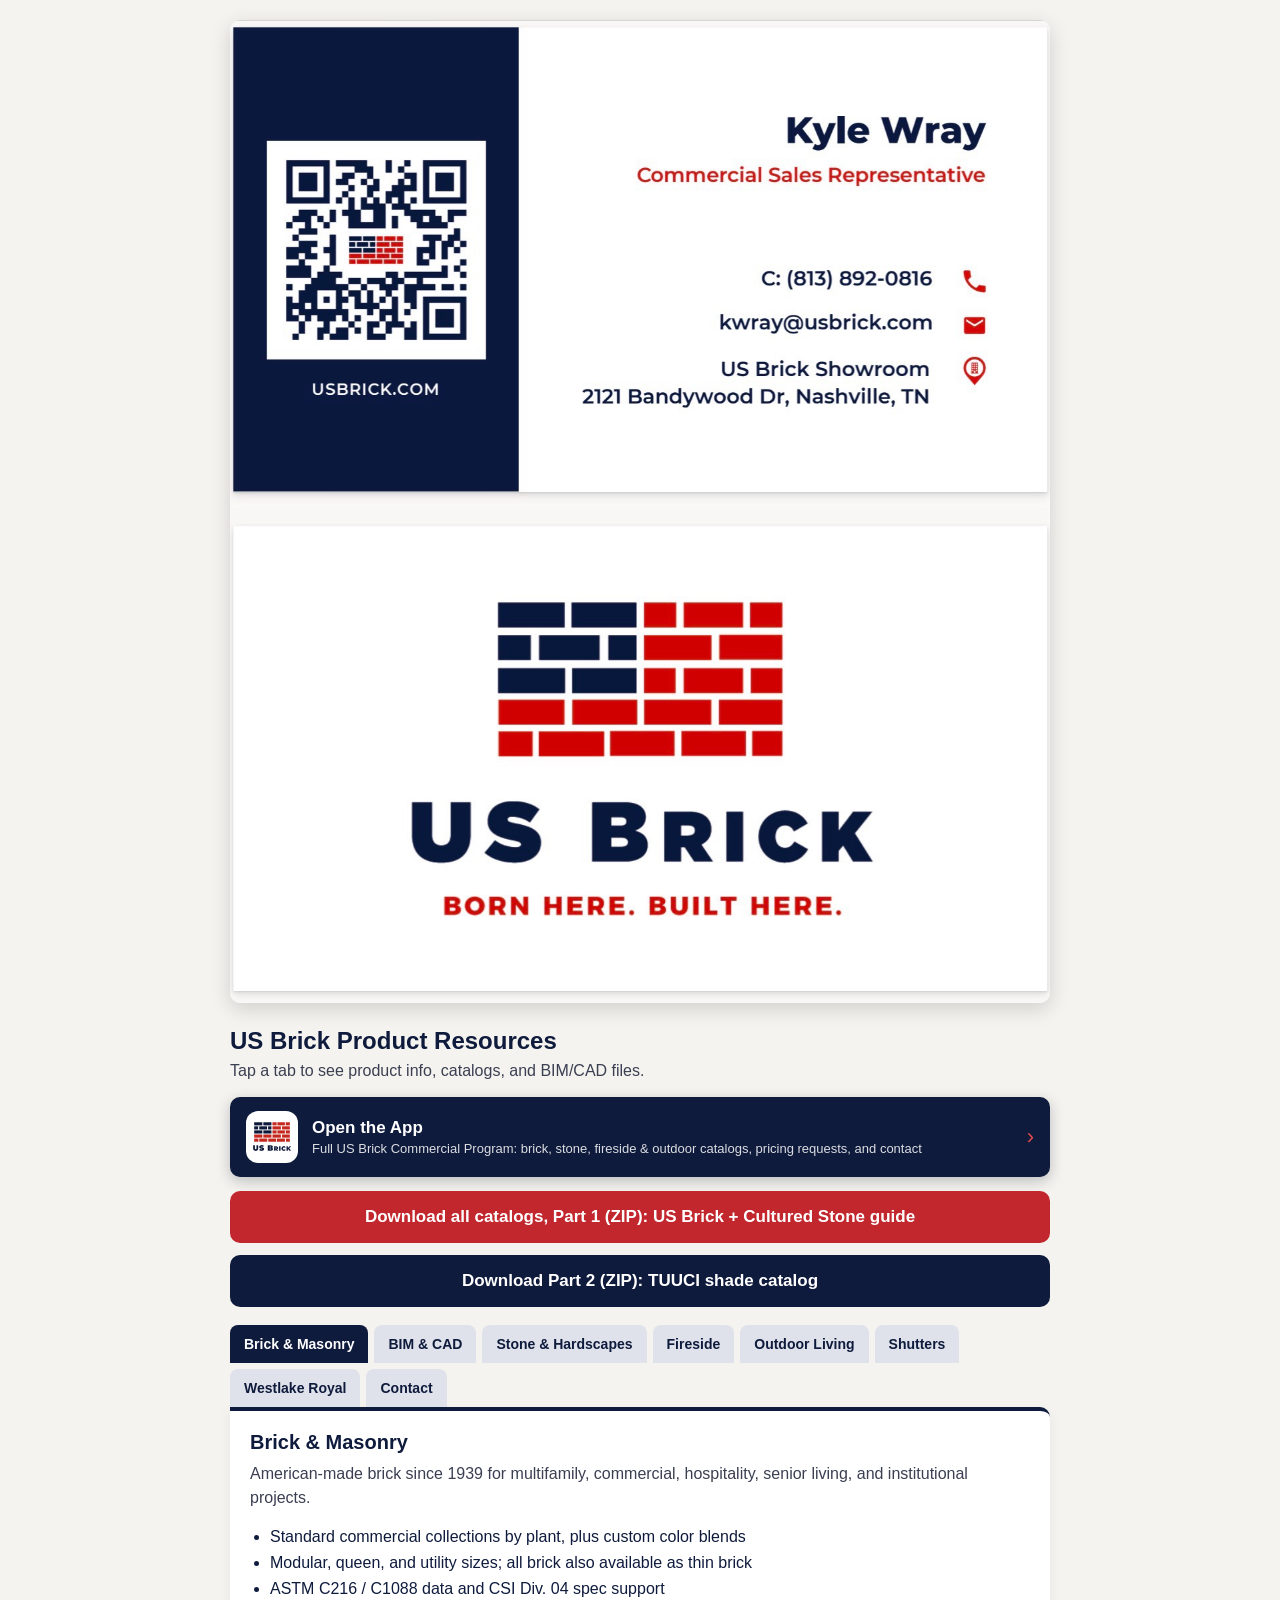
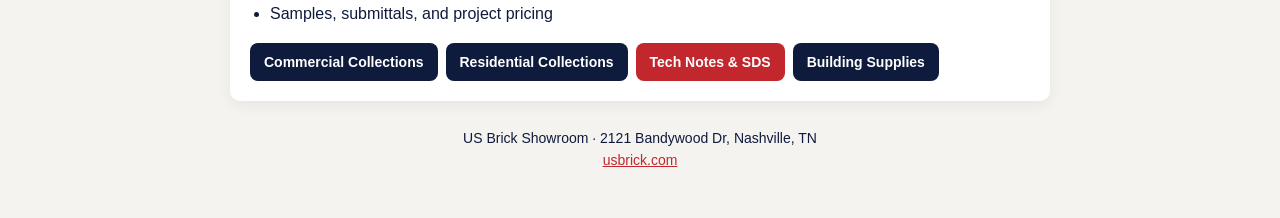
<file: index.html>
<!DOCTYPE html><html lang="en"><head><meta charset="utf-8"><meta name="viewport" content="width=device-width,initial-scale=1"><title>US Brick Resources | Kyle Wray</title>
<style>
body{margin:0;font-family:Montserrat,Arial,sans-serif;background:#f5f3ef;color:#0f1b3d}
.w{max-width:820px;margin:0 auto;padding:20px}
.cover{width:100%;border-radius:10px;box-shadow:0 6px 20px rgba(0,0,0,.15);display:block}
h1{font-size:24px;margin:24px 0 4px}p{margin:0 0 14px;color:#3a3f52;line-height:1.5}
.all{display:block;background:#c1272d;color:#fff;text-align:center;padding:16px;border-radius:10px;font-weight:700;font-size:17px;text-decoration:none;margin:14px 0 18px}
.tabs{display:flex;flex-wrap:wrap;gap:6px;margin-bottom:0}
.tabs button{border:0;background:#dfe2ea;color:#0f1b3d;padding:11px 14px;border-radius:8px 8px 0 0;font:600 14px Montserrat,Arial,sans-serif;cursor:pointer}
.tabs button.on{background:#0f1b3d;color:#fff}
.panel{display:none;background:#fff;border-top:4px solid #0f1b3d;border-radius:0 10px 10px 10px;padding:20px;box-shadow:0 4px 14px rgba(0,0,0,.06)}
.panel.on{display:block}
.panel h2{margin:0 0 8px;font-size:20px}
ul{margin:0 0 16px;padding-left:20px;line-height:1.6}
.btns{display:flex;flex-wrap:wrap;gap:8px}
.btns a{background:#0f1b3d;color:#fff;text-decoration:none;padding:11px 14px;border-radius:8px;font-weight:600;font-size:14px}
.btns a.r{background:#c1272d}
footer{margin:26px 0;text-align:center;font-size:14px;line-height:1.6}footer a{color:#c1272d}
.app{display:flex;align-items:center;gap:14px;background:#0f1b3d;color:#fff;text-decoration:none;padding:14px 16px;border-radius:10px;margin:14px 0 6px;box-shadow:0 4px 14px rgba(15,27,61,.25)}.app img{width:52px;height:52px;border-radius:12px;background:#fff;flex:none}.app b{display:block;font-size:17px}.app span{display:block;font-size:13px;opacity:.85;margin-top:2px;line-height:1.35}.app i{margin-left:auto;font-style:normal;font-size:22px;color:#e04a4f}
</style></head><body><div class="w">
<img class="cover" src="assets/cover.jpg" alt="Kyle Wray, US Brick Commercial Sales Representative">
<h1>US Brick Product Resources</h1><p>Tap a tab to see product info, catalogs, and BIM/CAD files.</p>
<a class="app" href="app/"><img src="app/assets/brand/apple-touch-icon.png" alt=""><div><b>Open the App</b><span>Full US Brick Commercial Program: brick, stone, fireside &amp; outdoor catalogs, pricing requests, and contact</span></div><i aria-hidden="true">&#8250;</i></a>
<a class="all" href="assets/US-Brick-Catalogs-Part-1.zip" download>Download all catalogs, Part 1 (ZIP): US Brick + Cultured Stone guide</a><a class="all" style="background:#0f1b3d;margin-top:-6px" href="assets/US-Brick-Catalogs-Part-2-TUUCI.zip" download>Download Part 2 (ZIP): TUUCI shade catalog</a>
<div class="tabs" role="tablist">
<button class="on" data-t="brick">Brick &amp; Masonry</button><button data-t="bim">BIM &amp; CAD</button><button data-t="stone">Stone &amp; Hardscapes</button><button data-t="fire">Fireside</button><button data-t="out">Outdoor Living</button><button data-t="shut">Shutters</button><button data-t="wr">Westlake Royal</button><button data-t="contact">Contact</button>
</div>
<section class="panel on" id="brick"><h2>Brick &amp; Masonry</h2><p>American-made brick since 1939 for multifamily, commercial, hospitality, senior living, and institutional projects.</p>
<ul><li>Standard commercial collections by plant, plus custom color blends</li><li>Modular, queen, and utility sizes; all brick also available as thin brick</li><li>ASTM C216 / C1088 data and CSI Div. 04 spec support</li><li>Samples, submittals, and project pricing</li></ul>
<div class="btns"><a href="https://usbrick.com/commercial-brick/" target="_blank">Commercial Collections</a><a href="https://usbrick.com/residential-brick/" target="_blank">Residential Collections</a><a class="r" href="https://usbrick.com/wp-content/uploads/2024/10/TechNotesSafetyData.pdf" target="_blank">Tech Notes &amp; SDS</a><a href="assets/catalogs/building-supplies-overview.pdf" target="_blank">Building Supplies</a></div></section>
<section class="panel" id="bim"><h2>BIM &amp; CAD Material Tool</h2><p>Free tool for architects: mix brick colors and bonds, then export files for plans, renderings, and construction drawings.</p>
<ul><li>Revit (.RVT), AutoCAD hatches (.PAT), SketchUp (.SKP)</li><li>High-res seamless textures and layered PBR maps</li><li>Running, herringbone, stack, and other custom bonds</li></ul>
<div class="btns"><a class="r" href="https://usbrick.com/material-tool/" target="_blank">Open the BIM &amp; CAD Tool</a></div></section>
<section class="panel" id="stone"><h2>Stone &amp; Hardscapes</h2><p>Natural and manufactured stone, Keystone pavers, and hardscape products for single-source facade and site packages.</p>
<ul><li>Natural and manufactured stone veneer</li><li>Keystone pavers, walls, and hardscapes</li><li>Masonry accessories and building supplies</li></ul>
<div class="btns"><a href="assets/catalogs/stone-products-overview.pdf" target="_blank">Stone Products</a><a href="assets/catalogs/pavers-hardscapes-overview.pdf" target="_blank">Pavers &amp; Hardscapes</a></div></section>
<section class="panel" id="fire"><h2>Fireside: Isokern by Earthcore</h2><p>Masonry fireplace and chimney systems for indoor and outdoor amenity spaces.</p>
<ul><li>Standard, Magnum, and Maximus fireplace systems</li><li>Chimney components and venting</li><li>Specs and firebrick counts</li></ul>
<div class="btns"><a href="assets/catalogs/earthcore-isokern-catalog-2024.pdf" target="_blank">Isokern Catalog (2024)</a></div></section>
<section class="panel" id="out"><h2>Outdoor Living</h2><p>Commercial-grade furniture and shade for pool decks, courtyards, and amenity areas.</p>
<ul><li>Barlow Tyrie: teak deep seating, dining, and lounge</li><li>TUUCI: cantilever umbrellas, shade structures, cabanas</li></ul>
<div class="btns"><a href="assets/catalogs/barlow-tyrie-new-products-2026.pdf" target="_blank">Barlow Tyrie (2026)</a><a href="assets/catalogs/tuuci-catalog-2020.pdf" target="_blank">TUUCI Catalog</a></div></section>
<section class="panel" id="shut"><h2>Shutters</h2><p>Beyond Aesthetics shutter line to complete the exterior package.</p>
<ul><li>Composite and wood styles</li><li>Color and hardware options</li><li>Spec-ready product overview</li></ul>
<div class="btns"><a href="assets/catalogs/shutters-brochure.pdf" target="_blank">Shutters Brochure</a></div></section>
<section class="panel" id="wr"><h2>Westlake Royal Building Products</h2><p>Exterior cladding, stone, trim, and roofing brands to pair with brick on the same project.</p>
<ul><li>Stone: Eldorado Stone, Cultured Stone, Dutch Quality Stone</li><li>Siding: Celect Cellular Composite, Crane Board SolidCore, Cedar Renditions, Exterior Portfolio</li><li>Shutters and accents: Atlantic Premium Shutters, Builders Edge</li><li>Roofing: DaVinci Roofscapes, clay, composite, concrete, and steel roof systems</li><li>Specs, CAD details, and BIM content via ARCAT</li></ul>
<div class="btns"><a class="r" href="assets/catalogs/westlake-cultured-stone-product-guide.pdf" target="_blank">Cultured Stone Product Guide</a><a href="https://www.davinciroofscapes.com/wp-content/uploads/2023/05/Residential-Brochure.pdf" target="_blank">DaVinci Roofscapes Brochure</a><a href="https://www.westlakeroyalpros.com/sites/default/files/canto/RS121700_royal_all_in_one_brochure.pdf" target="_blank">Royal Siding &amp; Trim Brochure</a><a href="https://www.westlakeroyalbuildingproducts.com/" target="_blank">Westlake Royal Products</a><a href="https://www.westlakeroyalbuildingproducts.com/gallery" target="_blank">Project Gallery</a><a class="r" href="https://www.arcat.com/company/westlake-royal-roofing-solutions-34302" target="_blank">Roofing BIM/CAD (ARCAT)</a><a href="https://www.westlakeroyalbuildingproducts.com/roofing/westlake-royal-roofing-components/resource-library" target="_blank">Resource Library</a></div></section>
<section class="panel" id="contact"><h2>Contact Kyle Wray</h2><p>Commercial Sales Representative, US Brick. Pricing, samples, spec support, and submittals.</p>
<div class="btns"><a class="r" href="tel:+18138920816">Call (813) 892-0816</a><a href="mailto:kwray@usbrick.com">Email kwray@usbrick.com</a><a href="https://maps.google.com/?q=2121+Bandywood+Dr+Nashville+TN" target="_blank">Showroom Directions</a></div></section>
<footer>US Brick Showroom · 2121 Bandywood Dr, Nashville, TN<br><a href="https://usbrick.com/">usbrick.com</a></footer>
</div>
<script>document.querySelectorAll('.tabs button').forEach(b=>b.onclick=()=>{document.querySelectorAll('.tabs button,.panel').forEach(e=>e.classList.remove('on'));b.classList.add('on');document.getElementById(b.dataset.t).classList.add('on')})</script>
</body></html>
</file>
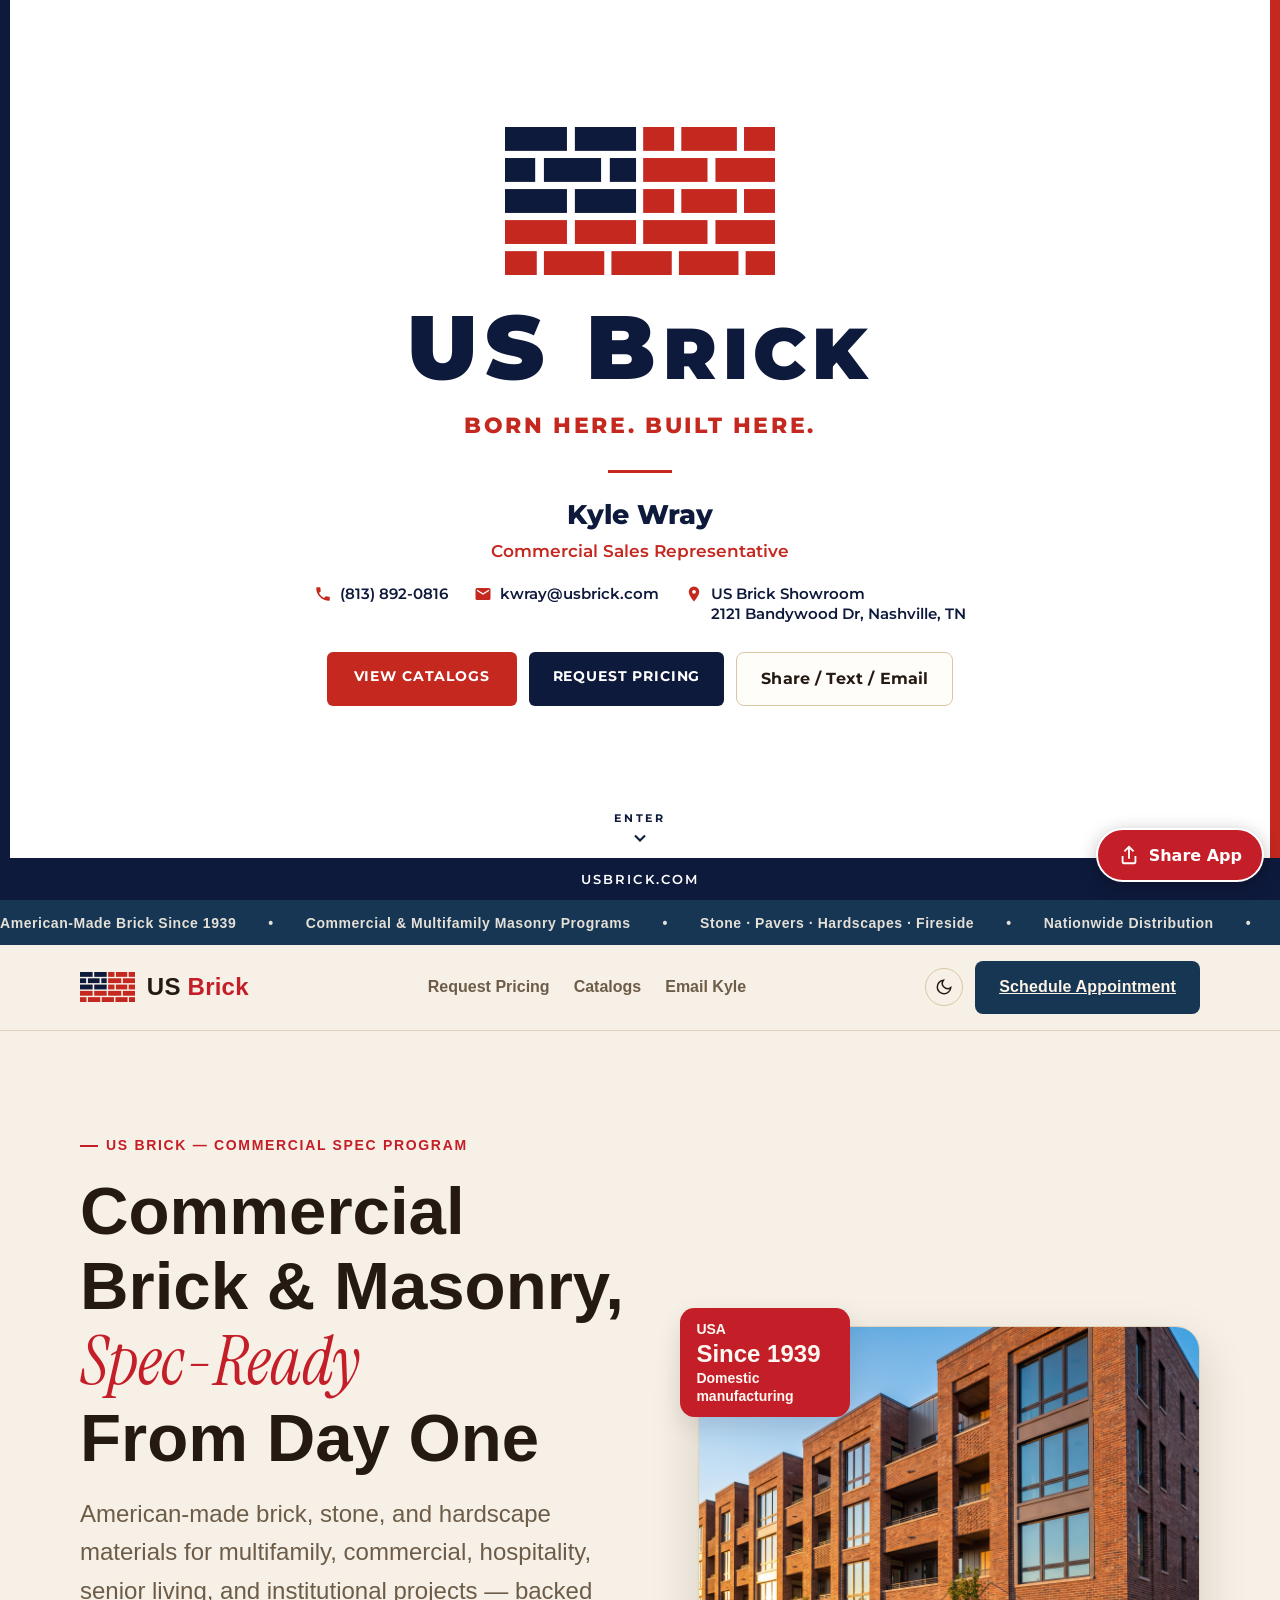
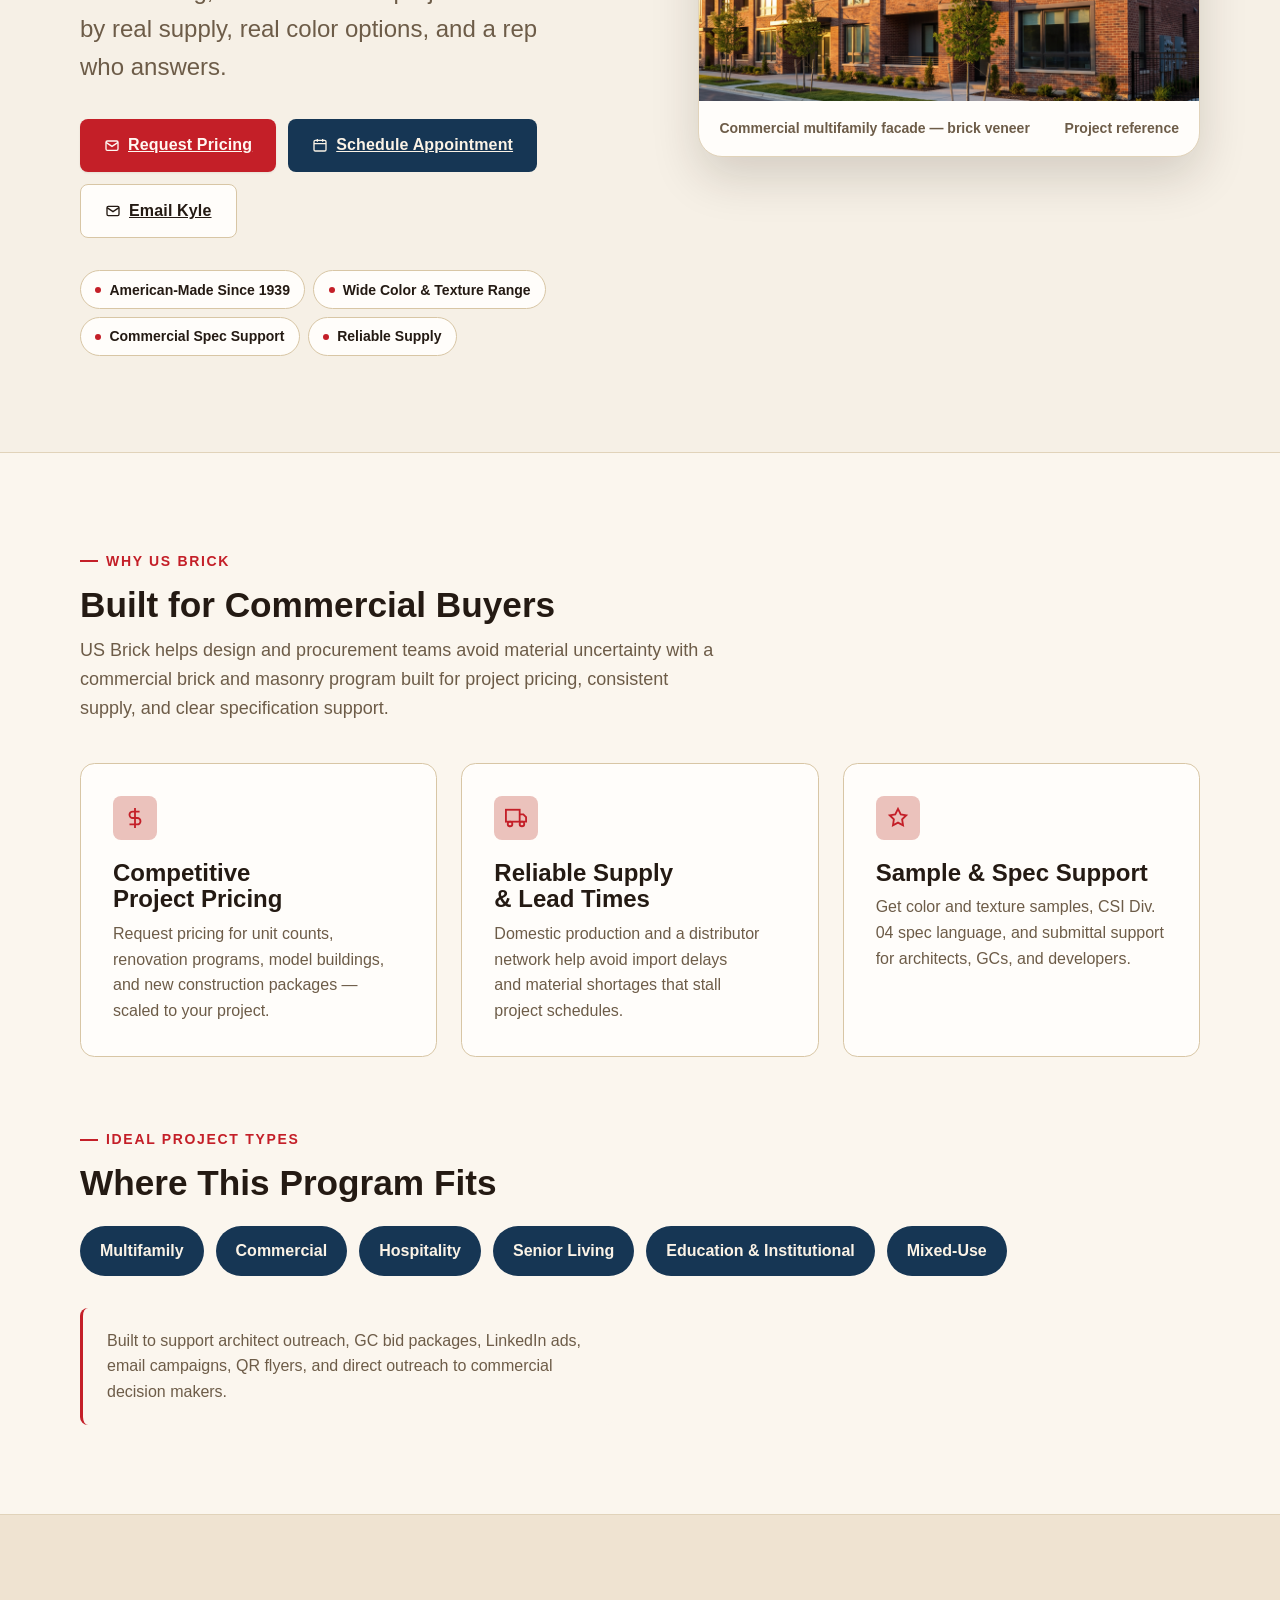
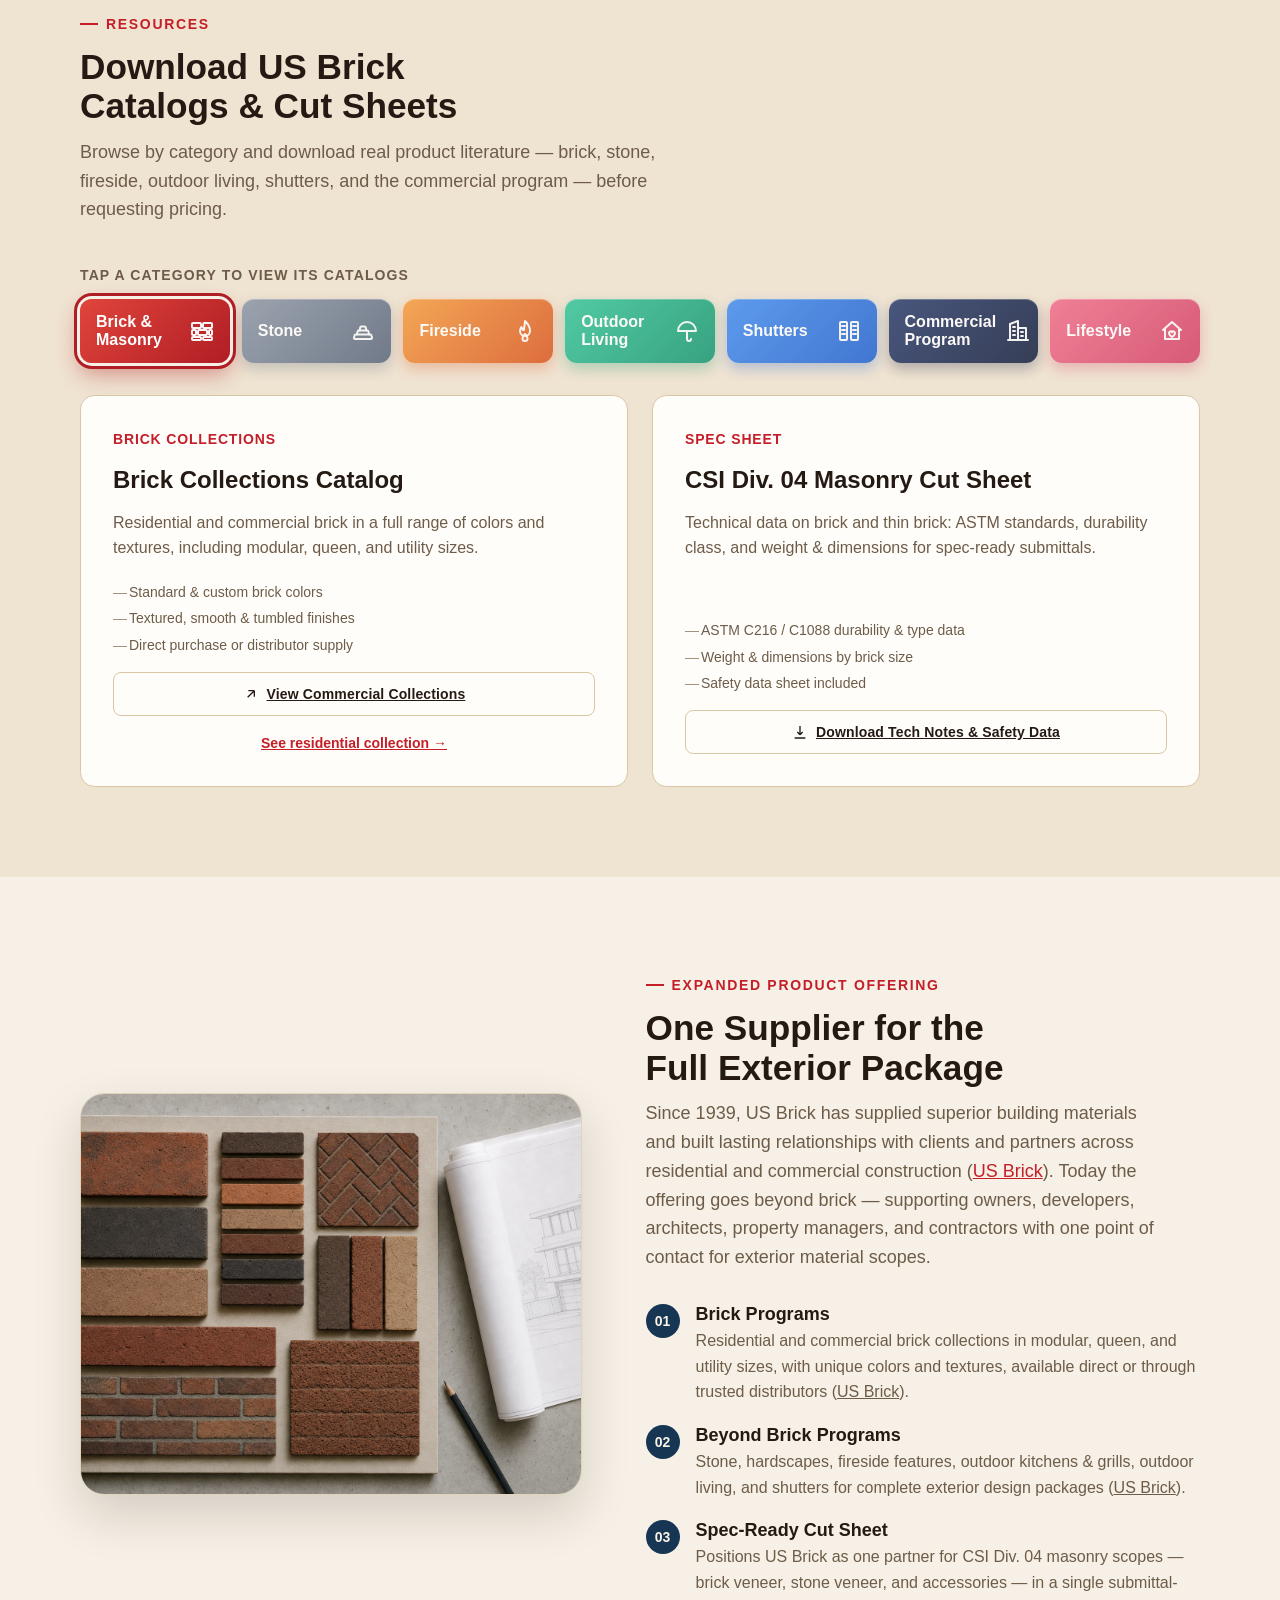
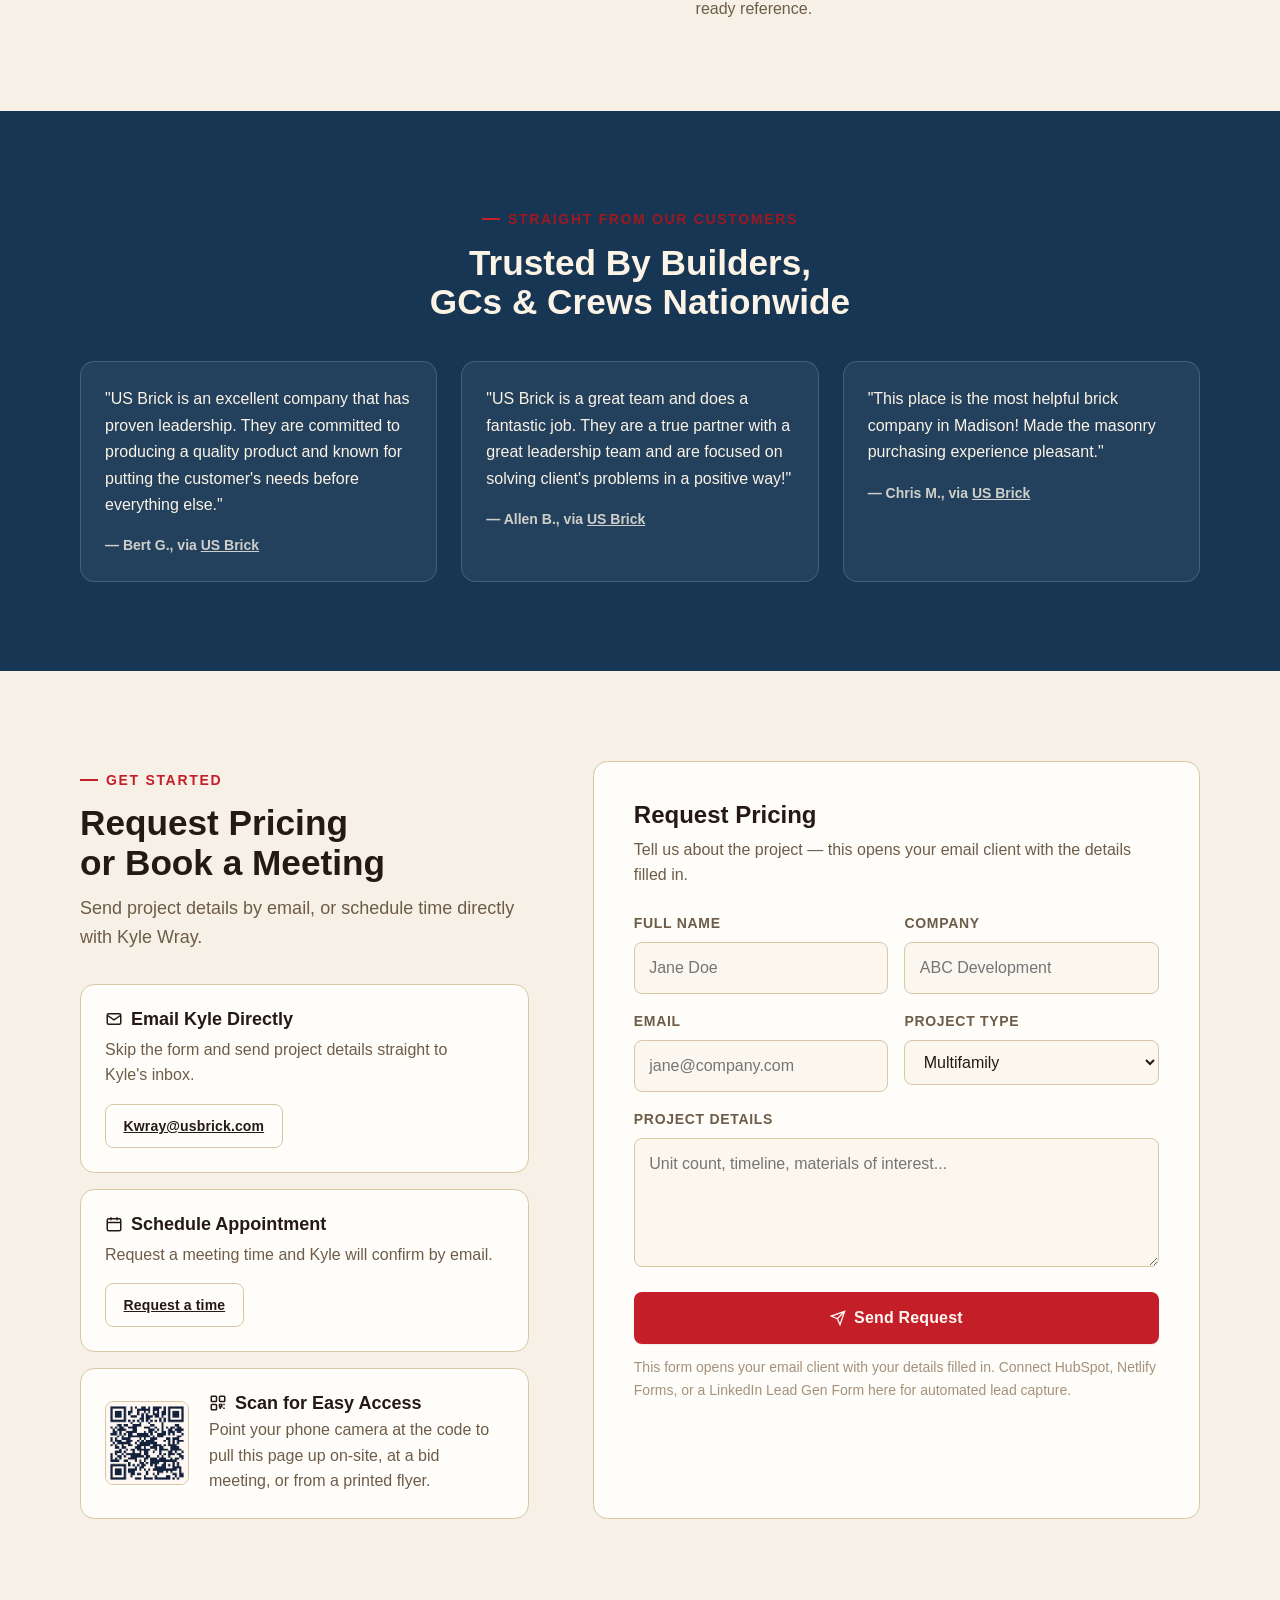
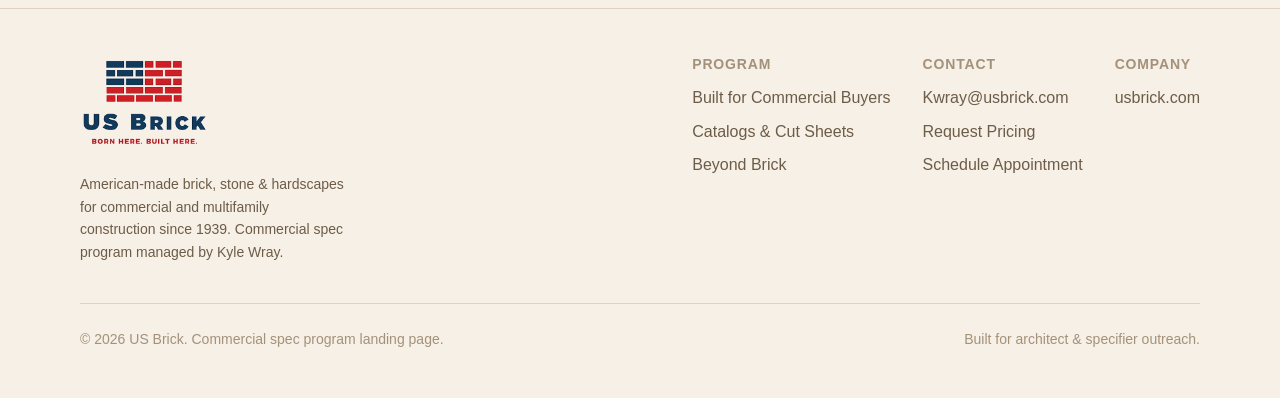
<file: app/index.html>
<!doctype html>
<html lang="en">
<head>
<meta charset="UTF-8" />
<meta name="viewport" content="width=device-width, initial-scale=1.0" />
<title>US Brick — Commercial Brick, Stone &amp; Masonry | Request Pricing</title>
<meta name="description" content="American-made brick, stone, and hardscape materials for multifamily, commercial, hospitality, senior living, and institutional projects. Request pricing or schedule time with Kyle Wray." />
<meta property="og:title" content="US Brick — Commercial Brick, Stone &amp; Masonry Program" />
<meta property="og:description" content="Spec-ready brick, stone, and hardscape materials for commercial and multifamily projects, backed by American manufacturing since 1939." />
<meta property="og:type" content="website" />

<link rel="preconnect" href="https://fonts.googleapis.com" />
<link rel="preconnect" href="https://fonts.gstatic.com" crossorigin />
<link href="https://api.fontshare.com/v2/css?f[]=cabinet-grotesk@700,800&f[]=satoshi@400,500,700&display=swap" rel="stylesheet" />
<link href="https://fonts.googleapis.com/css2?family=Instrument+Serif:ital@1&display=swap" rel="stylesheet" />
<link href="https://fonts.googleapis.com/css2?family=Montserrat:wght@600;700;800;900&display=swap" rel="stylesheet" />
<link rel="apple-touch-icon" href="assets/brand/apple-touch-icon.png" />
<link rel="manifest" href="manifest.webmanifest" />
<meta name="apple-mobile-web-app-capable" content="yes" />
<meta name="mobile-web-app-capable" content="yes" />
<meta name="apple-mobile-web-app-title" content="US Brick" />
<meta name="apple-mobile-web-app-status-bar-style" content="default" />
<meta name="theme-color" content="#0e1a3c" />
<link rel="stylesheet" href="style.css" />
<meta property="og:image" content="assets/us-brick-cover.png" />

<link rel="icon" href="data:image/svg+xml,%3Csvg xmlns='http://www.w3.org/2000/svg' viewBox='0 0 32 32'%3E%3Crect width='32' height='32' rx='6' fill='%23c41f28'/%3E%3Crect x='4' y='6' width='11' height='5' fill='%23fff8f2'/%3E%3Crect x='17' y='6' width='11' height='5' fill='%23fff8f2'/%3E%3Crect x='10' y='13.5' width='11' height='5' fill='%23fff8f2'/%3E%3Crect x='4' y='21' width='11' height='5' fill='%23fff8f2'/%3E%3Crect x='17' y='21' width='11' height='5' fill='%23fff8f2'/%3E%3C/svg%3E" />
</head>
<body>

<!-- COVER -->
<section class="cover" id="cover" aria-label="US Brick cover">
  <div class="cover-inner">
    <img class="cover-mark" src="assets/brand/us-brick-flag.svg" alt="US Brick logo" width="340" height="186" />
    <p class="cover-word" role="heading" aria-level="1">US <span>B</span><small>RICK</small></p>
    <p class="cover-tag">Born Here. Built Here.</p>
    <div class="cover-rule" aria-hidden="true"></div>
    <p class="cover-name">Kyle Wray</p>
    <p class="cover-title">Commercial Sales Representative</p>
    <ul class="cover-contact">
      <li><a href="tel:+18138920816"><svg viewBox="0 0 24 24" fill="currentColor" aria-hidden="true"><path d="M6.6 10.8a15.1 15.1 0 0 0 6.6 6.6l2.2-2.2a1 1 0 0 1 1-.25 11.4 11.4 0 0 0 3.6.57 1 1 0 0 1 1 1V20a1 1 0 0 1-1 1A17 17 0 0 1 3 4a1 1 0 0 1 1-1h3.5a1 1 0 0 1 1 1c0 1.25.2 2.45.57 3.57a1 1 0 0 1-.25 1z"/></svg>(813) 892-0816</a></li>
      <li><a href="mailto:Kwray@usbrick.com"><svg viewBox="0 0 24 24" fill="currentColor" aria-hidden="true"><path d="M20 4H4a2 2 0 0 0-2 2v12a2 2 0 0 0 2 2h16a2 2 0 0 0 2-2V6a2 2 0 0 0-2-2zm0 4-8 5-8-5V6l8 5 8-5z"/></svg>kwray@usbrick.com</a></li>
      <li><a href="https://maps.google.com/?q=2121+Bandywood+Dr+Nashville+TN" target="_blank" rel="noopener"><svg viewBox="0 0 24 24" fill="currentColor" aria-hidden="true"><path d="M12 2a7 7 0 0 0-7 7c0 5.25 7 13 7 13s7-7.75 7-13a7 7 0 0 0-7-7zm0 9.5A2.5 2.5 0 1 1 12 6.5a2.5 2.5 0 0 1 0 5z"/></svg><span>US Brick Showroom<br />2121 Bandywood Dr, Nashville, TN</span></a></li>
    </ul>
    <div class="cover-ctas">
      <a class="cover-btn cover-btn--red" href="#catalogs">View Catalogs</a>
      <a class="cover-btn cover-btn--navy" href="#pricing">Request Pricing</a>
    </div>
  </div>
  <a class="cover-scroll" href="#top" aria-label="Enter the program"><span>Enter</span><svg viewBox="0 0 24 24" fill="none" stroke="currentColor" stroke-width="2.5" aria-hidden="true"><path d="M6 9l6 6 6-6"/></svg></a>
  <div class="cover-band">USBRICK.COM</div>
</section>

<div class="ticker-bar" aria-hidden="true">
  <div class="ticker-track">
    <span>American-Made Brick Since 1939</span><span>•</span>
    <span>Commercial &amp; Multifamily Masonry Programs</span><span>•</span>
    <span>Stone · Pavers · Hardscapes · Fireside</span><span>•</span>
    <span>Nationwide Distribution</span><span>•</span>
    <span>American-Made Brick Since 1939</span><span>•</span>
    <span>Commercial &amp; Multifamily Masonry Programs</span><span>•</span>
    <span>Stone · Pavers · Hardscapes · Fireside</span><span>•</span>
    <span>Nationwide Distribution</span><span>•</span>
  </div>
</div>

<header class="site-header">
  <div class="wrap header-row">
    <a class="brand" href="#top" aria-label="US Brick home">
      <img class="brand-mark" src="assets/brand/us-brick-flag.svg" width="40" height="22" alt="" aria-hidden="true" />
      <span class="brand-word">US <span class="accent">Brick</span></span>
    </a>
    <nav class="main-nav" aria-label="Primary">
      <a href="#pricing">Request Pricing</a>
      <a href="#catalogs">Catalogs</a>
      <a href="#contact">Email Kyle</a>
    </nav>
    <div class="header-actions">
      <button class="theme-toggle" data-theme-toggle aria-label="Switch to dark mode">
        <svg width="18" height="18" viewBox="0 0 24 24" fill="none" stroke="currentColor" stroke-width="2"><path d="M21 12.79A9 9 0 1 1 11.21 3 7 7 0 0 0 21 12.79z"/></svg>
      </button>
      <a class="btn btn-ink" href="#pricing">Schedule Appointment</a>
    </div>
  </div>
</header>

<main id="top">

  <!-- HERO -->
  <section class="hero">
    <div class="wrap hero-grid">
      <div>
        <span class="eyebrow">US Brick — Commercial Spec Program</span>
        <h1>Commercial Brick &amp; Masonry, <em>Spec-Ready</em> From Day One</h1>
        <p class="lede">American-made brick, stone, and hardscape materials for multifamily, commercial, hospitality, senior living, and institutional projects — backed by real supply, real color options, and a rep who answers.</p>
        <div class="hero-ctas">
          <a class="btn btn-primary" href="#pricing">
            <svg viewBox="0 0 24 24" fill="none" stroke="currentColor" stroke-width="2"><rect x="3" y="6" width="18" height="14" rx="2"/><path d="M3 8l9 6 9-6"/></svg>
            Request Pricing
          </a>
          <a class="btn btn-ink" href="#pricing">
            <svg viewBox="0 0 24 24" fill="none" stroke="currentColor" stroke-width="2"><rect x="3" y="5" width="18" height="16" rx="2"/><path d="M8 3v4M16 3v4M3 10h18"/></svg>
            Schedule Appointment
          </a>
          <a class="btn btn-ghost" href="#contact">
            <svg viewBox="0 0 24 24" fill="none" stroke="currentColor" stroke-width="2"><rect x="3" y="5" width="18" height="14" rx="2"/><path d="M3 7l9 6 9-6"/></svg>
            Email Kyle
          </a>
        </div>
        <div class="pill-row">
          <span class="pill">American-Made Since 1939</span>
          <span class="pill">Wide Color &amp; Texture Range</span>
          <span class="pill">Commercial Spec Support</span>
          <span class="pill">Reliable Supply</span>
        </div>
      </div>
      <div class="hero-visual">
        <div class="hero-badge">USA<strong>Since&nbsp;1939</strong>Domestic manufacturing</div>
        <div class="hero-card">
          <img src="assets/hero-brick-facade.png" alt="Multifamily apartment building with a warm reddish-brown brick facade, an example of a commercial masonry project" />
          <div class="hero-caption">
            <span>Commercial multifamily facade — brick veneer</span>
            <span>Project reference</span>
          </div>
        </div>
      </div>
    </div>
  </section>

  <!-- BUILT FOR COMMERCIAL BUYERS -->
  <section class="buyers-band" id="buyers">
    <div class="wrap">
      <div class="section-head">
        <span class="eyebrow">Why US Brick</span>
        <h2>Built for Commercial Buyers</h2>
        <p>US Brick helps design and procurement teams avoid material uncertainty with a commercial brick and masonry program built for project pricing, consistent supply, and clear specification support.</p>
      </div>
      <div class="card-grid-3">
        <div class="benefit-card">
          <div class="benefit-icon">
            <svg viewBox="0 0 24 24" fill="none" stroke="currentColor" stroke-width="2"><path d="M12 1v22M17 5H9.5a3.5 3.5 0 0 0 0 7h5a3.5 3.5 0 0 1 0 7H6"/></svg>
          </div>
          <h3>Competitive Project Pricing</h3>
          <p>Request pricing for unit counts, renovation programs, model buildings, and new construction packages — scaled to your project.</p>
        </div>
        <div class="benefit-card">
          <div class="benefit-icon">
            <svg viewBox="0 0 24 24" fill="none" stroke="currentColor" stroke-width="2"><rect x="1" y="3" width="15" height="13"/><path d="M16 8h4l3 3v5h-7"/><circle cx="5.5" cy="18.5" r="2.5"/><circle cx="18.5" cy="18.5" r="2.5"/></svg>
          </div>
          <h3>Reliable Supply &amp; Lead Times</h3>
          <p>Domestic production and a distributor network help avoid import delays and material shortages that stall project schedules.</p>
        </div>
        <div class="benefit-card">
          <div class="benefit-icon">
            <svg viewBox="0 0 24 24" fill="none" stroke="currentColor" stroke-width="2"><path d="M12 2l3 6 6 1-4.5 4.5L17.5 20 12 17l-5.5 3 1-6.5L3 9l6-1z"/></svg>
          </div>
          <h3>Sample &amp; Spec Support</h3>
          <p>Get color and texture samples, CSI Div. 04 spec language, and submittal support for architects, GCs, and developers.</p>
        </div>
      </div>

      <div class="section-head" style="margin-top: var(--space-16); margin-bottom: 0;">
        <span class="eyebrow">Ideal Project Types</span>
        <h2>Where This Program Fits</h2>
      </div>
      <div class="types-row">
        <span class="type-chip">Multifamily</span>
        <span class="type-chip">Commercial</span>
        <span class="type-chip">Hospitality</span>
        <span class="type-chip">Senior Living</span>
        <span class="type-chip">Education &amp; Institutional</span>
        <span class="type-chip">Mixed-Use</span>
      </div>
      <p class="use-note">Built to support architect outreach, GC bid packages, LinkedIn ads, email campaigns, QR flyers, and direct outreach to commercial decision makers.</p>
    </div>
  </section>

  <!-- CATALOGS -->
  <section class="catalog-band" id="catalogs">
    <div class="wrap">
      <div class="section-head">
        <span class="eyebrow">Resources</span>
        <h2>Download US Brick Catalogs &amp; Cut Sheets</h2>
        <p>Browse by category and download real product literature — brick, stone, fireside, outdoor living, shutters, and the commercial program — before requesting pricing.</p>
      </div>

      <p class="catalog-tabs-hint">Tap a category to view its catalogs</p>
      <div class="catalog-tabs" role="tablist" aria-label="Catalog categories">
        <button class="catalog-tab is-active" role="tab" aria-selected="true" aria-controls="tab-brick" id="tabbtn-brick" data-tab="brick"><span class="tab-label">Brick &amp; Masonry</span><svg class="tab-icon" viewBox="0 0 24 24" fill="none" stroke="currentColor" stroke-width="2" stroke-linecap="round" stroke-linejoin="round" aria-hidden="true"><rect x="2" y="4" width="9" height="5" rx="1"/><rect x="13" y="4" width="9" height="5" rx="1"/><rect x="2" y="11" width="4" height="5" rx="1"/><rect x="8" y="11" width="9" height="5" rx="1"/><rect x="19" y="11" width="3" height="5" rx="1"/><rect x="2" y="18" width="9" height="3" rx="1"/><rect x="13" y="18" width="9" height="3" rx="1"/></svg></button>
        <button class="catalog-tab" role="tab" aria-selected="false" aria-controls="tab-stone" id="tabbtn-stone" data-tab="stone"><span class="tab-label">Stone</span><svg class="tab-icon" viewBox="0 0 24 24" fill="none" stroke="currentColor" stroke-width="2" stroke-linecap="round" stroke-linejoin="round" aria-hidden="true"><path d="M4 20h16a1 1 0 0 0 1-1.2l-.6-2.6a1 1 0 0 0-1-.8H4.6a1 1 0 0 0-1 .8L3 18.8A1 1 0 0 0 4 20z"/><path d="M6 15.4l.6-3a1 1 0 0 1 1-.8h8.8a1 1 0 0 1 1 .8l.6 3"/><path d="M8.6 11.6l.7-3.4a1 1 0 0 1 1-.8h3.4a1 1 0 0 1 1 .8l.7 3.4"/></svg></button>
        <button class="catalog-tab" role="tab" aria-selected="false" aria-controls="tab-fireside" id="tabbtn-fireside" data-tab="fireside"><span class="tab-label">Fireside</span><svg class="tab-icon" viewBox="0 0 24 24" fill="none" stroke="currentColor" stroke-width="2" stroke-linecap="round" stroke-linejoin="round" aria-hidden="true"><path d="M12 2s5 4.5 5 10a5 5 0 0 1-10 0c0-2.5 1.5-4 1.5-4S9 11 11 11c0-3 1-6 1-9z"/><path d="M12 22a2.5 2.5 0 0 0 2.5-2.5C14.5 17.5 12 15 12 15s-2.5 2.5-2.5 4.5A2.5 2.5 0 0 0 12 22z"/></svg></button>
        <button class="catalog-tab" role="tab" aria-selected="false" aria-controls="tab-outdoor" id="tabbtn-outdoor" data-tab="outdoor"><span class="tab-label">Outdoor Living</span><svg class="tab-icon" viewBox="0 0 24 24" fill="none" stroke="currentColor" stroke-width="2" stroke-linecap="round" stroke-linejoin="round" aria-hidden="true"><path d="M12 3a9 9 0 0 1 9 9H3a9 9 0 0 1 9-9z"/><path d="M12 12v8a2 2 0 0 0 4 0"/></svg></button>
        <button class="catalog-tab" role="tab" aria-selected="false" aria-controls="tab-shutters" id="tabbtn-shutters" data-tab="shutters"><span class="tab-label">Shutters</span><svg class="tab-icon" viewBox="0 0 24 24" fill="none" stroke="currentColor" stroke-width="2" stroke-linecap="round" stroke-linejoin="round" aria-hidden="true"><rect x="3" y="3" width="7" height="18" rx="1"/><rect x="14" y="3" width="7" height="18" rx="1"/><path d="M5 7h3M5 11h3M5 15h3M16 7h3M16 11h3M16 15h3"/></svg></button>
        <button class="catalog-tab" role="tab" aria-selected="false" aria-controls="tab-commercial" id="tabbtn-commercial" data-tab="commercial"><span class="tab-label">Commercial Program</span><svg class="tab-icon" viewBox="0 0 24 24" fill="none" stroke="currentColor" stroke-width="2" stroke-linecap="round" stroke-linejoin="round" aria-hidden="true"><path d="M4 21V5l8-3v19"/><path d="M12 9h8v12"/><path d="M2 21h20M7 8h2M7 12h2M7 16h2M15 13h2M15 17h2"/></svg></button>
        <button class="catalog-tab" role="tab" aria-selected="false" aria-controls="tab-lifestyle" id="tabbtn-lifestyle" data-tab="lifestyle"><span class="tab-label">Lifestyle</span><svg class="tab-icon" viewBox="0 0 24 24" fill="none" stroke="currentColor" stroke-width="2" stroke-linecap="round" stroke-linejoin="round" aria-hidden="true"><path d="M3 11l9-8 9 8"/><path d="M5 10v10h14V10"/><path d="M12 18s-3-1.8-3-4a1.6 1.6 0 0 1 3-.8 1.6 1.6 0 0 1 3 .8c0 2.2-3 4-3 4z"/></svg></button>
      </div>

      <div class="catalog-panel is-active" id="tab-brick" role="tabpanel" aria-labelledby="tabbtn-brick" data-tab-panel="brick">
        <div class="card-grid-catalog">
          <div class="catalog-card">
            <span class="catalog-tag">Brick Collections</span>
            <h3>Brick Collections Catalog</h3>
            <p>Residential and commercial brick in a full range of colors and textures, including modular, queen, and utility sizes.</p>
            <ul>
              <li>Standard &amp; custom brick colors</li>
              <li>Textured, smooth &amp; tumbled finishes</li>
              <li>Direct purchase or distributor supply</li>
            </ul>
            <a class="btn btn-ghost btn-sm" href="https://usbrick.com/commercial-brick/" target="_blank" rel="noopener">
              <svg viewBox="0 0 24 24" fill="none" stroke="currentColor" stroke-width="2"><path d="M7 17L17 7M17 7H8M17 7v9"/></svg>
              View Commercial Collections
            </a>
            <a class="catalog-subtle-link" href="https://usbrick.com/residential-brick/" target="_blank" rel="noopener">See residential collection →</a>
          </div>
          <div class="catalog-card">
            <span class="catalog-tag">Spec Sheet</span>
            <h3>CSI Div. 04 Masonry Cut Sheet</h3>
            <p>Technical data on brick and thin brick: ASTM standards, durability class, and weight &amp; dimensions for spec-ready submittals.</p>
            <ul>
              <li>ASTM C216 / C1088 durability &amp; type data</li>
              <li>Weight &amp; dimensions by brick size</li>
              <li>Safety data sheet included</li>
            </ul>
            <a class="btn btn-ghost btn-sm" href="https://usbrick.com/wp-content/uploads/2024/10/TechNotesSafetyData.pdf" target="_blank" rel="noopener">
              <svg viewBox="0 0 24 24" fill="none" stroke="currentColor" stroke-width="2"><path d="M12 3v13m0 0l-4-4m4 4l4-4M4 21h16"/></svg>
              Download Tech Notes &amp; Safety Data
            </a>
          </div>
        </div>
      </div>

      <div class="catalog-panel" id="tab-stone" role="tabpanel" aria-labelledby="tabbtn-stone" data-tab-panel="stone" hidden>
        <p class="catalog-panel-intro">Manufactured stone veneer from the Westlake Royal Stone portfolio — five brands to pair with brick on the same facade, from premium signature looks to value-driven and panelized options.</p>
        <div class="card-grid-catalog">
          <div class="catalog-card">
            <span class="catalog-tag">Eldorado Stone</span>
            <h3>Eldorado Stone 2026 Product Guide</h3>
            <p>Premium architectural stone veneer from the pioneers of the category — handcrafted profiles and authentic color palettes for signature facades and amenity spaces.</p>
            <ul><li>Ledge, ashlar, large-format &amp; brick profiles</li><li>Ridgetop18, Marquee24 &amp; Cut Course Stone</li><li>ASTM C1670 certified manufactured stone veneer</li></ul>
            <div class="catalog-card-actions">
              <button type="button" class="btn btn-primary btn-sm" data-catalog-view="eldorado"><svg viewBox="0 0 24 24" fill="none" stroke="currentColor" stroke-width="2"><path d="M1 12s4-7 11-7 11 7 11 7-4 7-11 7-11-7-11-7z"/><circle cx="12" cy="12" r="3"/></svg> View Catalog</button>
              <a class="btn btn-ghost btn-sm" href="assets/catalogs/eldorado-stone-product-guide-2026.pdf" download="US-Brick-Eldorado-Stone-Product-Guide-2026.pdf"><svg viewBox="0 0 24 24" fill="none" stroke="currentColor" stroke-width="2"><path d="M12 3v13m0 0l-4-4m4 4l4-4M4 21h16"/></svg> Download (2026)</a>
            </div>
            <div class="catalog-doc-links" aria-label="Eldorado Stone technical documents"><a href="https://westlake.canto.com/direct/document/noc66dl66t06r8mqd0evlm1o3e/m6qRX5kgXeu00r2ajtXagy1sUIU/original?content-type=application%2Fpdf&amp;name=ES+Source+Book+2026+Vol+1+072326+web.pdf" target="_blank" rel="noopener">2026 Source Book</a><a href="https://westlake.canto.com/direct/document/547tt22fjl5sv2ho31ce2mkm5q/Udkg2Cyc25Iyjtvq32AaJCEoIG8/original?content-type=application%2Fpdf&amp;name=ES+-+Architectural+Binder+2025.pdf" target="_blank" rel="noopener">Architectural Binder</a><a href="https://westlake.canto.com/direct/document/4q1okian9521n4llf8pa3t9t19/KfAe2lEhrCSPEwJg0Q3C0k-5UPk/original?content-type=application%2Fpdf&amp;name=ES-Technical_Submittal_+Packet+_2026.pdf" target="_blank" rel="noopener">Submittal Packet</a><a href="https://westlake.canto.com/direct/document/jlq08i6f196cbfvcj0ba1vaa2e/gwLeTsT0hF1Df-_PCd4zWubqmoI/original?content-type=application%2Fvnd.openxmlformats-officedocument.wordprocessingml.document&amp;name=ES_CSI+3-Part+Spec_03.02.36.docx" target="_blank" rel="noopener">CSI 3-Part Spec</a></div>
            <a class="catalog-subtle-link" href="https://www.westlakeroyalbuildingproducts.com/stone/eldorado-stone/resource-library" target="_blank" rel="noopener">Full Eldorado Stone resource library →</a>
          </div>
          <div class="catalog-card">
            <span class="catalog-tag">Cultured Stone</span>
            <h3>Cultured Stone 2026 Collections Guide</h3>
            <p>More than 50 years of handcrafted manufactured stone — the broadest selection of textures and colors for residential and commercial facades, fireplaces, and accent walls.</p>
            <ul><li>Pro-Fit Ledgestone, Country Ledgestone &amp; Hewn Stone</li><li>Sculpted Ashlar, fieldstone &amp; brick veneer</li><li>Per-profile spec sheets for submittals</li></ul>
            <div class="catalog-card-actions">
              <button type="button" class="btn btn-primary btn-sm" data-catalog-view="cultured"><svg viewBox="0 0 24 24" fill="none" stroke="currentColor" stroke-width="2"><path d="M1 12s4-7 11-7 11 7 11 7-4 7-11 7-11-7-11-7z"/><circle cx="12" cy="12" r="3"/></svg> View Catalog</button>
              <a class="btn btn-ghost btn-sm" href="assets/catalogs/cultured-stone-product-guide-2026.pdf" download="US-Brick-Cultured-Stone-Product-Guide-2026.pdf"><svg viewBox="0 0 24 24" fill="none" stroke="currentColor" stroke-width="2"><path d="M12 3v13m0 0l-4-4m4 4l4-4M4 21h16"/></svg> Download (2026)</a>
            </div>
            <div class="catalog-doc-links" aria-label="Cultured Stone technical documents"><a href="https://westlake.canto.com/direct/document/oa4s9gu5j57vj86a5lfpofu65s/R8TJgbnkKUMn2Wx6WhYDMlXduVA/original?content-type=application%2Fpdf&amp;name=CS+Source+Book+2026+Vol+2+071326+web+spreads.pdf" target="_blank" rel="noopener">2026 Source Book</a><a href="https://westlake.canto.com/direct/document/iacddvfc3h7575pink6i90795q/gjIQOQJhPZonWFDAFG9DlHldees/original?content-type=application%2Fpdf&amp;name=CS+-+Achitectural+Binder+2025.pdf" target="_blank" rel="noopener">Architectural Binder</a><a href="https://westlake.canto.com/direct/document/qvlmqjb4md2490ksf6tdufo90d/v_RrbEyenJex-b6qHqvUkbSyG6c/original?content-type=application%2Fpdf&amp;name=CS-Technical_Submittal_+Packet+_2026.pdf" target="_blank" rel="noopener">Submittal Packet</a><a href="https://westlake.canto.com/direct/document/28pgeumef94abdu635bkgn2j00/WDr-szUdwsfwxrge_MNDoLwQTcg/original?content-type=application%2Fvnd.openxmlformats-officedocument.wordprocessingml.document&amp;name=CS_CSI+3-Part+Spec_03.02.36.docx" target="_blank" rel="noopener">CSI 3-Part Spec</a></div>
            <a class="catalog-subtle-link" href="https://www.westlakeroyalbuildingproducts.com/stone/cultured-stone/resource-library" target="_blank" rel="noopener">Full Cultured Stone resource library →</a>
          </div>
          <div class="catalog-card">
            <span class="catalog-tag">Dutch Quality Stone</span>
            <h3>Dutch Quality Stone 2026 Brochure</h3>
            <p>Value-driven manufactured stone with authentic natural character, built for residential and commercial work at competitive pricing for mainstream projects.</p>
            <ul><li>Dry Stack, Limestone &amp; ledge profiles</li><li>Residential, multifamily &amp; light commercial</li><li>Technical data, warranty &amp; SDS available</li></ul>
            <div class="catalog-card-actions">
              <button type="button" class="btn btn-primary btn-sm" data-catalog-view="dutchquality"><svg viewBox="0 0 24 24" fill="none" stroke="currentColor" stroke-width="2"><path d="M1 12s4-7 11-7 11 7 11 7-4 7-11 7-11-7-11-7z"/><circle cx="12" cy="12" r="3"/></svg> View Catalog</button>
              <a class="btn btn-ghost btn-sm" href="assets/catalogs/dutch-quality-stone-brochure-2026.pdf" download="US-Brick-Dutch-Quality-Stone-Brochure-2026.pdf"><svg viewBox="0 0 24 24" fill="none" stroke="currentColor" stroke-width="2"><path d="M12 3v13m0 0l-4-4m4 4l4-4M4 21h16"/></svg> Download (2026)</a>
            </div>
            <div class="catalog-doc-links" aria-label="Dutch Quality Stone technical documents"><a href="https://westlake.canto.com/direct/document/oda7mni0ld2336if1h939e5u5a/F_vKp8Bv54mgOZJq3CCXdmimtks/original?content-type=application%2Fpdf&amp;name=DQS+-+Architectural+Binder+2025.pdf" target="_blank" rel="noopener">Architectural Binder</a><a href="https://westlake.canto.com/direct/document/df801mifg531nbgla2j7cufp6f/-vNtKbAr5LBulG7T1I5sSjmzDmA/original?content-type=application%2Fpdf&amp;name=DQ-Technical_Submittal_+Packet+_2026.pdf" target="_blank" rel="noopener">Submittal Packet</a><a href="https://westlake.canto.com/direct/document/j65astm9f11a34qdk8bdqpn67h/oRvR-WUIPIWVfnpk-UDFysQR05U/original?content-type=application%2Fpdf&amp;name=DQ_Technical-Data-Sheet_10.12.22.pdf" target="_blank" rel="noopener">Technical Data Sheet</a><a href="https://westlake.canto.com/direct/document/flvgj5npat5j355ruir9q2f24k/LIL6bYMa4sBfYts6mWCREPSeO14/original?content-type=application%2Fmsword&amp;name=DQ_CSI+3-Part+Spec_03.02.36.doc" target="_blank" rel="noopener">CSI 3-Part Spec</a></div>
            <a class="catalog-subtle-link" href="https://www.westlakeroyalbuildingproducts.com/stone/dutch-quality-stone/resource-library" target="_blank" rel="noopener">Full Dutch Quality Stone resource library →</a>
          </div>
          <div class="catalog-card">
            <span class="catalog-tag">StoneCraft</span>
            <h3>StoneCraft 2025 Profile Book</h3>
            <p>The elegance of stone with craftsmanship rooted in masonry tradition — quality selections and affordability in every piece.</p>
            <ul><li>Fieldstone, ledgestone &amp; ashlar profiles</li><li>Budget-friendly option for large scopes</li><li>ICC-ES evaluated (ESR-2826)</li></ul>
            <div class="catalog-card-actions">
              <button type="button" class="btn btn-primary btn-sm" data-catalog-view="stonecraft"><svg viewBox="0 0 24 24" fill="none" stroke="currentColor" stroke-width="2"><path d="M1 12s4-7 11-7 11 7 11 7-4 7-11 7-11-7-11-7z"/><circle cx="12" cy="12" r="3"/></svg> View Catalog</button>
              <a class="btn btn-ghost btn-sm" href="assets/catalogs/stonecraft-profile-book-2025.pdf" download="US-Brick-StoneCraft-Profile-Book-2025.pdf"><svg viewBox="0 0 24 24" fill="none" stroke="currentColor" stroke-width="2"><path d="M12 3v13m0 0l-4-4m4 4l4-4M4 21h16"/></svg> Download (2025)</a>
            </div>
            <div class="catalog-doc-links" aria-label="StoneCraft technical documents"><a href="https://westlake.canto.com/direct/document/cr6vtka3sh3gt653gk6eoi0f4l/QTW33N00UlMFb6ZqSqtN-kAVkVQ/original?content-type=application%2Fpdf&amp;name=SC+-+Architectural+Binder+2025.pdf" target="_blank" rel="noopener">Architectural Binder</a><a href="https://westlake.canto.com/direct/document/g0bqg0hd5d11teiaegu71rkt4q/2v2o6psbV_VMU4YhrFDYyWZxCx0/original?content-type=application%2Fpdf&amp;name=SC-Technical_Submittal_+Packet+_2026.pdf" target="_blank" rel="noopener">Submittal Packet</a><a href="https://westlake.canto.com/direct/document/st4nkhelf93jf04a4sl0bs2f47/AgSdiGpCbJ6AbJDxuauU3Hm3GfY/original?content-type=application%2Fpdf&amp;name=SC_Technical+Data+Sheet_2026.pdf" target="_blank" rel="noopener">Technical Data Sheet</a><a href="https://westlake.canto.com/direct/document/924mhle55d49peujl0l2tk5808/E90IXgh3bCZkd7HYNIcwNggYwAE/original?content-type=application%2Fvnd.openxmlformats-officedocument.wordprocessingml.document&amp;name=SC_CSI+3-Part+Spec_03.02.36.docx" target="_blank" rel="noopener">CSI 3-Part Spec</a></div>
            <a class="catalog-subtle-link" href="https://www.westlakeroyalbuildingproducts.com/stone/stonecraft/resource-library" target="_blank" rel="noopener">Full StoneCraft resource library →</a>
          </div>
          <div class="catalog-card">
            <span class="catalog-tag">Versetta Stone</span>
            <h3>Versetta Stone Panelized Veneer Brochure</h3>
            <p>Panelized stone with handcrafted character and a mortarless, screw-on installation — the look of stone with the simplicity of siding.</p>
            <ul><li>Ledgestone &amp; Tight-Cut panel profiles</li><li>Mortarless install cuts labor &amp; schedule</li><li>Estimator, flashing details &amp; ESR-2859</li></ul>
            <div class="catalog-card-actions">
              <button type="button" class="btn btn-primary btn-sm" data-catalog-view="versetta"><svg viewBox="0 0 24 24" fill="none" stroke="currentColor" stroke-width="2"><path d="M1 12s4-7 11-7 11 7 11 7-4 7-11 7-11-7-11-7z"/><circle cx="12" cy="12" r="3"/></svg> View Catalog</button>
              <a class="btn btn-ghost btn-sm" href="assets/catalogs/versetta-stone-brochure.pdf" download="US-Brick-Versetta-Stone-Brochure.pdf"><svg viewBox="0 0 24 24" fill="none" stroke="currentColor" stroke-width="2"><path d="M12 3v13m0 0l-4-4m4 4l4-4M4 21h16"/></svg> Download</a>
            </div>
            <div class="catalog-doc-links" aria-label="Versetta Stone technical documents"><a href="https://westlake.canto.com/direct/document/vkftlja24t2df1ohfkjgdm7k2o/0yNKt7EcoXhFEKC2t8uo0j7UTNM/original?content-type=application%2Fpdf&amp;name=2025+VS382150+Versetta+Submittal+Packet_R5.pdf" target="_blank" rel="noopener">Submittal Packet</a><a href="https://westlake.canto.com/direct/document/v3nhd4m8pt1ch1l5uu6efucn14/cY2eUGXGFDccJwz2BmTpat9_yvc/original?content-type=application%2Fpdf&amp;name=versetta_3-part_specs_074200.pdf" target="_blank" rel="noopener">3-Part Spec (07 42 00)</a><a href="https://westlake.canto.com/direct/document/n94usde48l1710nkilm4gcen6h/3-md5Z0GGmXAkY3QT0k2PwHU5bU/original?content-type=application%2Fpdf&amp;name=versetta_flashing_construction_details.pdf" target="_blank" rel="noopener">Flashing &amp; Details</a><a href="https://westlake.canto.com/direct/document/amaqj2m8vd323baq6mhqd4g07d/PbrrfrP4_2oXq-YQ9h0z6wC_tnM/original?content-type=application%2Fvnd.openxmlformats-officedocument.spreadsheetml.sheet&amp;name=versetta_estimator.xlsx" target="_blank" rel="noopener">Estimator (Excel)</a></div>
            <a class="catalog-subtle-link" href="https://www.westlakeroyalbuildingproducts.com/siding-and-accessories/versetta-stone/resource-library" target="_blank" rel="noopener">Full Versetta Stone resource library →</a>
          </div>
          <div class="catalog-card">
            <span class="catalog-tag">Westlake Royal Stone Solutions</span>
            <h3>Commercial &amp; Multifamily Stone Brochures</h3>
            <p>Portfolio-wide brochures covering all stone brands for commercial, hospitality, and multifamily projects, plus architect-focused solutions guides.</p>
            <ul><li>Commercial project applications &amp; case studies</li><li>Multifamily exterior &amp; amenity design</li><li>ASTM C1670 certification overview</li></ul>
            <div class="catalog-card-actions">
              <a class="btn btn-primary btn-sm" href="https://westlake.canto.com/direct/document/r7kf881ru54c7dk4ta18k7kr7l/n64-lUnphBO4cA5b2AC9JnlVMm0/original?content-type=application%2Fpdf&amp;name=Westlake-Royal-Stone-Solutions-Commercial-Broch-_web.pdf" target="_blank" rel="noopener"><svg viewBox="0 0 24 24" fill="none" stroke="currentColor" stroke-width="2"><path d="M7 17L17 7M17 7H8M17 7v9"/></svg> Commercial Brochure</a>
              <a class="btn btn-ghost btn-sm" href="https://westlake.canto.com/direct/document/t2eu1hfg2d1o3f0ks5jrp6851c/vn1xEyj_bczZu1KLkkGrvWC6fQA/original?content-type=application%2Fpdf&amp;name=Westlake_Multifamily-Brochure-101222-Web.pdf" target="_blank" rel="noopener"><svg viewBox="0 0 24 24" fill="none" stroke="currentColor" stroke-width="2"><path d="M7 17L17 7M17 7H8M17 7v9"/></svg> Multifamily Brochure</a>
            </div>
            <div class="catalog-doc-links" aria-label="Stone solutions guides"><a href="https://westlake.canto.com/direct/document/b8hj18krdd6jl2j53s4lrhdj3d/kr2v7S_17WqQQia2haVZf4tZyJ0/original?content-type=application%2Fpdf&amp;name=WRSS-Arch-Solutions-6.14.22.pdf" target="_blank" rel="noopener">Architect Solutions</a><a href="https://westlake.canto.com/direct/document/kcd205qr251u36csmiqen6ki7e/Kzgw2C6Myplhb3RDND6qG-w8Kqk/original?content-type=application%2Fpdf&amp;name=WRSS-Arch-Solutions-Multifamily-6.14.22.pdf" target="_blank" rel="noopener">Multifamily Solutions</a><a href="https://westlake.canto.com/direct/document/m9e0r1ndrt7md76rbuis7kvg6d/HnZFeI56jddibMT-7z6f733DEy0/original?content-type=application%2Fpdf&amp;name=WRSS_ASTM-1670_071824_DIGITAL.pdf" target="_blank" rel="noopener">ASTM C1670</a><a href="https://westlake.canto.com/direct/document/uvu0oh7lp96fb5atibjvso645u/xi7vzw46KLQE-Kk8wm9H0XplkRA/original?content-type=application%2Fpdf&amp;name=WRSS_-Large-Format-Stone-Install-Guide-6.14.22.pdf" target="_blank" rel="noopener">Large-Format Install Guide</a></div>
            <a class="catalog-subtle-link" href="https://www.westlakeroyalbuildingproducts.com/stone" target="_blank" rel="noopener">Explore the full stone portfolio →</a>
          </div>
        </div>
      </div>

      <div class="catalog-panel" id="tab-fireside" role="tabpanel" aria-labelledby="tabbtn-fireside" data-tab-panel="fireside" hidden>
        <div class="card-grid-catalog card-grid-catalog--single">
          <div class="catalog-card">
            <span class="catalog-tag">Isokern &middot; Earthcore</span>
            <h3>Isokern Fireplaces &amp; Chimneys Catalog</h3>
            <p>Full-line catalog of Isokern masonry fireplaces, chimney systems, outdoor living units, and specifications by Earthcore.</p>
            <ul>
              <li>Standard, Magnum &amp; Maximus fireplace systems</li>
              <li>Chimney components &amp; venting systems</li>
              <li>Fireplace specs &amp; firebrick counts</li>
            </ul>
            <div class="catalog-card-actions">
              <button type="button" class="btn btn-primary btn-sm" data-catalog-view="earthcore">
                <svg viewBox="0 0 24 24" fill="none" stroke="currentColor" stroke-width="2"><path d="M1 12s4-7 11-7 11 7 11 7-4 7-11 7-11-7-11-7z"/><circle cx="12" cy="12" r="3"/></svg>
                View Catalog
              </button>
              <a class="btn btn-ghost btn-sm" href="assets/catalogs/earthcore-isokern-catalog-2024.pdf" download="US-Brick-Isokern-Fireplaces-Catalog-2024.pdf">
                <svg viewBox="0 0 24 24" fill="none" stroke="currentColor" stroke-width="2"><path d="M12 3v13m0 0l-4-4m4 4l4-4M4 21h16"/></svg>
                Download (2024)
              </a>
            </div>
          </div>
        </div>
      </div>

      <div class="catalog-panel" id="tab-outdoor" role="tabpanel" aria-labelledby="tabbtn-outdoor" data-tab-panel="outdoor" hidden>
        <div class="card-grid-catalog">
          <div class="catalog-card">
            <span class="catalog-tag">Barlow Tyrie</span>
            <h3>Luxury Teak Outdoor Furniture</h3>
            <p>New product introductions from Barlow Tyrie — teak-frame deep seating, dining, and lounge collections for outdoor amenity spaces.</p>
            <ul>
              <li>Heritage &amp; contemporary furniture styles</li>
              <li>Modular deep seating collections</li>
              <li>Built for commercial amenity decks &amp; patios</li>
            </ul>
            <div class="catalog-card-actions">
              <button type="button" class="btn btn-primary btn-sm" data-catalog-view="barlow">
                <svg viewBox="0 0 24 24" fill="none" stroke="currentColor" stroke-width="2"><path d="M1 12s4-7 11-7 11 7 11 7-4 7-11 7-11-7-11-7z"/><circle cx="12" cy="12" r="3"/></svg>
                View Catalog
              </button>
              <a class="btn btn-ghost btn-sm" href="assets/catalogs/barlow-tyrie-new-products-2026.pdf" download="US-Brick-Barlow-Tyrie-New-Products-2026.pdf">
                <svg viewBox="0 0 24 24" fill="none" stroke="currentColor" stroke-width="2"><path d="M12 3v13m0 0l-4-4m4 4l4-4M4 21h16"/></svg>
                Download (2026)
              </a>
            </div>
          </div>
          <div class="catalog-card">
            <span class="catalog-tag">TUUCI</span>
            <h3>Shade &amp; Umbrella Systems Catalog</h3>
            <p>Commercial-grade cantilever umbrellas, shade structures, and cabanas for pool decks, courtyards, and outdoor amenity areas.</p>
            <ul>
              <li>Cantilever &amp; center-pole umbrella systems</li>
              <li>Shade structures &amp; cabanas</li>
              <li>Commercial &amp; hospitality-grade hardware</li>
            </ul>
            <div class="catalog-card-actions">
              <button type="button" class="btn btn-primary btn-sm" data-catalog-view="tuuci">
                <svg viewBox="0 0 24 24" fill="none" stroke="currentColor" stroke-width="2"><path d="M1 12s4-7 11-7 11 7 11 7-4 7-11 7-11-7-11-7z"/><circle cx="12" cy="12" r="3"/></svg>
                View Catalog
              </button>
              <a class="btn btn-ghost btn-sm" href="assets/catalogs/tuuci-catalog-2020.pdf" download="US-Brick-TUUCI-Catalog.pdf">
                <svg viewBox="0 0 24 24" fill="none" stroke="currentColor" stroke-width="2"><path d="M12 3v13m0 0l-4-4m4 4l4-4M4 21h16"/></svg>
                Download
              </a>
            </div>
          </div>
        </div>
      </div>

      <div class="catalog-panel" id="tab-shutters" role="tabpanel" aria-labelledby="tabbtn-shutters" data-tab-panel="shutters" hidden>
        <div class="card-grid-catalog card-grid-catalog--single">
          <div class="catalog-card">
            <span class="catalog-tag">Beyond Aesthetics</span>
            <h3>Shutters Overview Brochure</h3>
            <p>Complete shutter line overview — styles, materials, and specification details for a finished exterior package.</p>
            <ul>
              <li>Composite &amp; wood shutter styles</li>
              <li>Color &amp; hardware options</li>
              <li>Spec-ready product overview</li>
            </ul>
            <div class="catalog-card-actions">
              <button type="button" class="btn btn-primary btn-sm" data-catalog-view="shutters">
                <svg viewBox="0 0 24 24" fill="none" stroke="currentColor" stroke-width="2"><path d="M1 12s4-7 11-7 11 7 11 7-4 7-11 7-11-7-11-7z"/><circle cx="12" cy="12" r="3"/></svg>
                View Catalog
              </button>
              <a class="btn btn-ghost btn-sm" href="assets/catalogs/shutters-brochure.pdf" download="US-Brick-Shutters-Overview-Brochure.pdf">
                <svg viewBox="0 0 24 24" fill="none" stroke="currentColor" stroke-width="2"><path d="M12 3v13m0 0l-4-4m4 4l4-4M4 21h16"/></svg>
                Download
              </a>
            </div>
          </div>
        </div>
      </div>

      <div class="catalog-panel" id="tab-commercial" role="tabpanel" aria-labelledby="tabbtn-commercial" data-tab-panel="commercial" hidden>
        <div class="card-grid-catalog">
          <div class="catalog-card">
            <span class="catalog-tag">Custom Blends</span>
            <h3>Commercial Brick Collections</h3>
            <p>Full commercial brick line plus fully custom color blends built to match a specific building vision — not limited to stock colors.</p>
            <ul>
              <li>Standard commercial collections by plant</li>
              <li>Custom color blends on request</li>
              <li>Modular, queen &amp; utility sizes</li>
            </ul>
            <a class="btn btn-ghost btn-sm" href="https://usbrick.com/commercial-brick/" target="_blank" rel="noopener">
              <svg viewBox="0 0 24 24" fill="none" stroke="currentColor" stroke-width="2"><path d="M7 17L17 7M17 7H8M17 7v9"/></svg>
              Browse Commercial Collections
            </a>
          </div>
          <div class="catalog-card">
            <span class="catalog-tag">BIM &amp; CAD</span>
            <h3>Material Tool for Architects</h3>
            <p>Free tool to mix brick colors and bonds, then export ready-to-use files for renderings, plans, and construction drawings.</p>
            <ul>
              <li>.PAT hatches for AutoCAD, .RVT for Revit, .SKP for SketchUp</li>
              <li>High-res seamless textures &amp; layered PBR maps</li>
              <li>Custom brick bonds: running, herringbone, stack &amp; more</li>
            </ul>
            <a class="btn btn-ghost btn-sm" href="https://usbrick.com/material-tool/" target="_blank" rel="noopener">
              <svg viewBox="0 0 24 24" fill="none" stroke="currentColor" stroke-width="2"><path d="M7 17L17 7M17 7H8M17 7v9"/></svg>
              Open the Material Tool
            </a>
          </div>
          <div class="catalog-card">
            <span class="catalog-tag">Commercial Sales</span>
            <h3>Talk to a Commercial Rep</h3>
            <p>For special projects, bulk supply, and commercial procurement inquiries, connect directly with the commercial sales program.</p>
            <ul>
              <li>Project-specific quoting &amp; lead times</li>
              <li>Distributor &amp; direct supply options</li>
              <li>Multifamily, hospitality &amp; institutional experience</li>
            </ul>
            <a class="btn btn-ghost btn-sm" href="mailto:commercial@usbrick.com">
              <svg viewBox="0 0 24 24" fill="none" stroke="currentColor" stroke-width="2"><path d="M4 4h16v16H4z"/><path d="M4 6l8 6 8-6"/></svg>
              Email Commercial Sales
            </a>
          </div>
        </div>
      </div>

      <div class="catalog-panel" id="tab-lifestyle" role="tabpanel" aria-labelledby="tabbtn-lifestyle" data-tab-panel="lifestyle" hidden>
        <div class="card-grid-catalog">
          <div class="catalog-card">
            <span class="catalog-tag">Lifestyle Inspiration</span>
            <h3>Backyard &amp; Outdoor Living Ideas</h3>
            <p>Real project inspiration for turning a backyard into an everyday living space — patios, fire features, and outdoor kitchens built with brick and hardscape materials.</p>
            <ul>
              <li>Patio layouts: herringbone, running bond &amp; mixed brick patterns</li>
              <li>Fire bowls, fireplaces &amp; fire pits for year-round use</li>
              <li>Outdoor kitchens &amp; pizza ovens, built in phases</li>
            </ul>
            <a class="btn btn-ghost btn-sm" href="https://usbrick.com/backyard-ideas-to-transform-your-outdoor-space/" target="_blank" rel="noopener">
              <svg viewBox="0 0 24 24" fill="none" stroke="currentColor" stroke-width="2"><path d="M7 17L17 7M17 7H8M17 7v9"/></svg>
              Read Backyard Ideas Guide
            </a>
          </div>
          <div class="catalog-card">
            <span class="catalog-tag">Real Projects</span>
            <h3>Featured Projects Gallery</h3>
            <p>Browse residential and commercial brick projects for design inspiration — custom blends, whitewashed and exposed brick, and grand arched entries in real builds.</p>
            <ul>
              <li>Commercial spotlights: NY Giants Training Facility, USC Campus Village</li>
              <li>Custom color blends &amp; whitewashed / exposed brick looks</li>
              <li>Historic-inspired designs from downtown Charleston</li>
            </ul>
            <a class="btn btn-ghost btn-sm" href="https://usbrick.com/gallery/" target="_blank" rel="noopener">
              <svg viewBox="0 0 24 24" fill="none" stroke="currentColor" stroke-width="2"><path d="M7 17L17 7M17 7H8M17 7v9"/></svg>
              Browse Project Gallery
            </a>
          </div>
        </div>
      </div>
    </div>
  </section>

  <!-- EXPANDED OFFERING -->
  <section id="offering">
    <div class="wrap offering-grid">
      <div class="offering-image">
        <img src="assets/spec-samples.png" alt="Brick and stone material sample board with color and texture swatches beside a rolled architectural blueprint" />
      </div>
      <div>
        <span class="eyebrow">Expanded Product Offering</span>
        <h2 style="font-size: var(--text-xl); margin-top: var(--space-3);">One Supplier for the Full Exterior Package</h2>
        <p style="color: var(--color-text-muted); margin-top: var(--space-3); max-width: 52ch;">Since 1939, US Brick has supplied superior building materials and built lasting relationships with clients and partners across residential and commercial construction (<a href="https://usbrick.com/" style="color: var(--color-primary); text-decoration: underline;">US Brick</a>). Today the offering goes beyond brick — supporting owners, developers, architects, property managers, and contractors with one point of contact for exterior material scopes.</p>

        <div class="program-list">
          <div class="program-item">
            <span class="program-num">01</span>
            <div>
              <h3>Brick Programs</h3>
              <p>Residential and commercial brick collections in modular, queen, and utility sizes, with unique colors and textures, available direct or through trusted distributors (<a href="https://usbrick.com/" style="color: inherit;">US Brick</a>).</p>
            </div>
          </div>
          <div class="program-item">
            <span class="program-num">02</span>
            <div>
              <h3>Beyond Brick Programs</h3>
              <p>Stone, hardscapes, fireside features, outdoor kitchens &amp; grills, outdoor living, and shutters for complete exterior design packages (<a href="https://usbrick.com/" style="color: inherit;">US Brick</a>).</p>
            </div>
          </div>
          <div class="program-item">
            <span class="program-num">03</span>
            <div>
              <h3>Spec-Ready Cut Sheet</h3>
              <p>Positions US Brick as one partner for CSI Div. 04 masonry scopes — brick veneer, stone veneer, and accessories — in a single submittal-ready reference.</p>
            </div>
          </div>
        </div>
      </div>
    </div>
  </section>

  <!-- TESTIMONIALS -->
  <section class="testimonial-band">
    <div class="wrap">
      <div class="section-head center">
        <span class="eyebrow">Straight From Our Customers</span>
        <h2>Trusted By Builders, GCs &amp; Crews Nationwide</h2>
      </div>
      <div class="testimonial-grid">
        <div class="testimonial-card">
          <p>"US Brick is an excellent company that has proven leadership. They are committed to producing a quality product and known for putting the customer's needs before everything else."</p>
          <footer>— Bert G., via <a href="https://usbrick.com/" style="color: inherit;">US Brick</a></footer>
        </div>
        <div class="testimonial-card">
          <p>"US Brick is a great team and does a fantastic job. They are a true partner with a great leadership team and are focused on solving client's problems in a positive way!"</p>
          <footer>— Allen B., via <a href="https://usbrick.com/" style="color: inherit;">US Brick</a></footer>
        </div>
        <div class="testimonial-card">
          <p>"This place is the most helpful brick company in Madison! Made the masonry purchasing experience pleasant."</p>
          <footer>— Chris M., via <a href="https://usbrick.com/" style="color: inherit;">US Brick</a></footer>
        </div>
      </div>
    </div>
  </section>

  <!-- CONVERSION -->
  <section id="pricing">
    <div class="wrap convert-grid">
      <div>
        <span class="eyebrow">Get Started</span>
        <h2 style="font-size: var(--text-xl); margin-top: var(--space-3);">Request Pricing or Book a Meeting</h2>
        <p style="color: var(--color-text-muted); margin-top: var(--space-3);">Send project details by email, or schedule time directly with Kyle Wray.</p>
        <div class="convert-options" style="margin-top: var(--space-8);">
          <div class="convert-option" id="contact">
            <h3>
              <svg width="18" height="18" viewBox="0 0 24 24" fill="none" stroke="currentColor" stroke-width="2"><rect x="3" y="5" width="18" height="14" rx="2"/><path d="M3 7l9 6 9-6"/></svg>
              Email Kyle Directly
            </h3>
            <p>Skip the form and send project details straight to Kyle's inbox.</p>
            <a class="btn btn-ghost btn-sm" href="mailto:Kwray@usbrick.com">Kwray@usbrick.com</a>
          </div>
          <div class="convert-option">
            <h3>
              <svg width="18" height="18" viewBox="0 0 24 24" fill="none" stroke="currentColor" stroke-width="2"><rect x="3" y="5" width="18" height="16" rx="2"/><path d="M8 3v4M16 3v4M3 10h18"/></svg>
              Schedule Appointment
            </h3>
            <p>Request a meeting time and Kyle will confirm by email.</p>
            <a class="btn btn-ghost btn-sm" href="mailto:Kwray@usbrick.com?subject=Schedule%20Appointment%20Request">Request a time</a>
          </div>
          <div class="convert-option convert-option-qr">
            <img class="qr-code" src="assets/qr/us-brick-qr.png" width="120" height="120" alt="QR code that links to the US Brick commercial program site" />
            <div>
              <h3>
                <svg width="18" height="18" viewBox="0 0 24 24" fill="none" stroke="currentColor" stroke-width="2"><rect x="3" y="3" width="7" height="7" rx="1"/><rect x="14" y="3" width="7" height="7" rx="1"/><rect x="3" y="14" width="7" height="7" rx="1"/><path d="M14 14h3v3h-3zM19 14h2M14 19h2M19 19h2"/></svg>
                Scan for Easy Access
              </h3>
              <p>Point your phone camera at the code to pull this page up on-site, at a bid meeting, or from a printed flyer.</p>
            </div>
          </div>
        </div>
      </div>

      <div class="form-card">
        <h3 style="font-size: var(--text-lg); font-weight: 700; margin-bottom: var(--space-2);">Request Pricing</h3>
        <p style="color: var(--color-text-muted); font-size: var(--text-sm); margin-bottom: var(--space-6);">Tell us about the project — this opens your email client with the details filled in.</p>
        <form id="pricing-form">
          <div class="form-row">
            <div class="field">
              <label for="name">Full name</label>
              <input id="name" name="name" type="text" required placeholder="Jane Doe" />
            </div>
            <div class="field">
              <label for="company">Company</label>
              <input id="company" name="company" type="text" placeholder="ABC Development" />
            </div>
          </div>
          <div class="form-row">
            <div class="field">
              <label for="email">Email</label>
              <input id="email" name="email" type="email" required placeholder="jane@company.com" />
            </div>
            <div class="field">
              <label for="type">Project type</label>
              <select id="type" name="type">
                <option>Multifamily</option>
                <option>Commercial</option>
                <option>Hospitality</option>
                <option>Senior Living</option>
                <option>Education &amp; Institutional</option>
                <option>Mixed-Use</option>
                <option>Other</option>
              </select>
            </div>
          </div>
          <div class="field">
            <label for="details">Project details</label>
            <textarea id="details" name="details" rows="4" placeholder="Unit count, timeline, materials of interest..."></textarea>
          </div>
          <button type="submit" class="btn btn-primary" style="width: 100%;">
            <svg viewBox="0 0 24 24" fill="none" stroke="currentColor" stroke-width="2"><path d="M22 2L11 13M22 2l-7 20-4-9-9-4z"/></svg>
            Send Request
          </button>
          <p class="form-note">This form opens your email client with your details filled in. Connect HubSpot, Netlify Forms, or a LinkedIn Lead Gen Form here for automated lead capture.</p>
        </form>
      </div>
    </div>
  </section>

</main>

<footer class="site-footer">
  <div class="wrap">
    <div class="footer-row">
      <div>
        <div class="footer-brand">
          <img class="footer-logo" src="assets/brand/us-brick-logo-full.png" width="150" height="108" alt="US Brick — Born Here. Built Here." />
        </div>
        <p class="footer-meta">American-made brick, stone &amp; hardscapes for commercial and multifamily construction since 1939. Commercial spec program managed by Kyle Wray.</p>
      </div>
      <div class="footer-links">
        <div class="footer-col">
          <h4>Program</h4>
          <a href="#buyers">Built for Commercial Buyers</a>
          <a href="#catalogs">Catalogs &amp; Cut Sheets</a>
          <a href="#offering">Beyond Brick</a>
        </div>
        <div class="footer-col">
          <h4>Contact</h4>
          <a href="mailto:Kwray@usbrick.com">Kwray@usbrick.com</a>
          <a href="#pricing">Request Pricing</a>
          <a href="#pricing">Schedule Appointment</a>
        </div>
        <div class="footer-col">
          <h4>Company</h4>
          <a href="https://usbrick.com/" target="_blank" rel="noopener">usbrick.com</a>
        </div>
      </div>
    </div>
    <div class="footer-bottom">
      <span>© <span id="year"></span> US Brick. Commercial spec program landing page.</span>
      <span>Built for architect &amp; specifier outreach.</span>
    </div>
  </div>
</footer>

<!-- CATALOG VIEWER MODAL -->
<div class="catalog-viewer" id="catalog-viewer" aria-hidden="true">
  <div class="catalog-viewer-backdrop" data-catalog-close></div>
  <div class="catalog-viewer-dialog" role="dialog" aria-modal="true" aria-labelledby="catalog-viewer-title">
    <div class="catalog-viewer-header">
      <div class="catalog-viewer-tabs" role="tablist" aria-label="Choose a catalog to view">
        <button type="button" class="catalog-viewer-tab" role="tab" data-catalog-id="eldorado">Eldorado Stone</button>
        <button type="button" class="catalog-viewer-tab" role="tab" data-catalog-id="cultured">Cultured Stone</button>
        <button type="button" class="catalog-viewer-tab" role="tab" data-catalog-id="dutchquality">Dutch Quality Stone</button>
        <button type="button" class="catalog-viewer-tab" role="tab" data-catalog-id="stonecraft">StoneCraft</button>
        <button type="button" class="catalog-viewer-tab" role="tab" data-catalog-id="versetta">Versetta Stone</button>
        <button type="button" class="catalog-viewer-tab" role="tab" data-catalog-id="tuuci">TUUCI</button>
        <button type="button" class="catalog-viewer-tab" role="tab" data-catalog-id="barlow">Barlow Tyrie</button>
        <button type="button" class="catalog-viewer-tab" role="tab" data-catalog-id="earthcore">Isokern · Earthcore</button>
        <button type="button" class="catalog-viewer-tab" role="tab" data-catalog-id="shutters">Beyond Aesthetics</button>
      </div>
      <div class="catalog-viewer-header-actions">
        <a class="btn btn-ghost btn-sm" id="catalog-viewer-download" href="#" download>
          <svg viewBox="0 0 24 24" fill="none" stroke="currentColor" stroke-width="2"><path d="M12 3v13m0 0l-4-4m4 4l4-4M4 21h16"/></svg>
          Download
        </a>
        <button type="button" class="catalog-viewer-close" data-catalog-close aria-label="Close catalog viewer">
          <svg viewBox="0 0 24 24" fill="none" stroke="currentColor" stroke-width="2"><path d="M6 6l12 12M18 6L6 18"/></svg>
        </button>
      </div>
    </div>
    <p class="catalog-viewer-subtitle" id="catalog-viewer-title"></p>
    <div class="catalog-viewer-body">
      <iframe id="catalog-viewer-frame" title="Catalog preview" loading="lazy"></iframe>
    </div>
  </div>
</div>

<script src="script.js"></script>
<script data-pplx-inline-edit>
(function () {
  if (window === window.top) return;

  const allowedParentOrigins = ["https://www.perplexity.ai","https://perplexity.ai","https://testing.perplexity.ai","https://staging.perplexity.ai","https://*.preview.i.perplexity.ai","http://perplexity.localhost","http://localhost:1420","http://127.0.0.1:1420","http://localhost:3000","http://127.0.0.1:3000","http://localhost:5173","http://127.0.0.1:5173"];
  const MAX_FONT_BYTES = 500 * 1024;
  const MAX_TOTAL_FONT_BYTES = 2 * 1024 * 1024;
  let scrollForwarding = false;
  let scrollRaf = 0;
  let trustedTopOrigin = null;

  // Allow entries like "https://*.preview.i.perplexity.ai" — the wildcard
  // matches a single DNS label (no dots), so "https://*.foo" cannot stretch
  // across multiple labels.
  function matchesAllowedOrigin(origin) {
    if (!origin) return false;
    for (const entry of allowedParentOrigins) {
      if (!entry.includes("*")) {
        if (entry === origin) return true;
        continue;
      }
      const pattern = new RegExp(
        "^" +
          entry.replace(/[.+?^${}()|[\]\\]/g, "\\$&").replace(/\*/g, "[^.]+") +
          "$",
      );
      if (pattern.test(origin)) return true;
    }
    return false;
  }

  // Trust decision: when the sender is same-origin-visible (event.origin is a
  // real origin like https://www.perplexity.ai) we trust event.origin directly.
  // When event.origin is "null" (opaque broker srcdoc), we fall back to the
  // broker's stamped `parentOrigin` to identify the top window. The fallback
  // is claim-only — we rely on the browser's native `targetOrigin` enforcement
  // on the response path (see postToTrustedTop) to ensure replies can't be
  // delivered to anyone but the actual top window of that claimed origin.
  function getTrustedParentOrigin(event) {
    const forwardedParentOrigin =
      typeof event.data.parentOrigin === "string" ? event.data.parentOrigin : null;
    const parentOrigin = event.origin === "null" ? forwardedParentOrigin : event.origin;
    return matchesAllowedOrigin(parentOrigin) ? parentOrigin : null;
  }

  // All responses go to window.top with targetOrigin = the allowlisted origin.
  // An attacker that iframes us inside their own null-origin broker can claim
  // any parentOrigin they like, but the browser will drop the reply whenever
  // the real top's origin doesn't match — so the screenshot never leaves.
  function postToTrustedTop(message) {
    if (!trustedTopOrigin) return;
    try {
      window.top.postMessage(message, trustedTopOrigin);
    } catch (_error) {}
  }

  function inlineAll(original, clone) {
    if (original.nodeType !== 1 || clone.nodeType !== 1) return;

    try {
      const computedStyle = getComputedStyle(original);
      // cssText on a computed style is the serialized declaration in modern
      // Chromium/Safari — a single read beats enumerating ~400 longhand
      // properties. Firefox returns "" here, so we fall back on empty.
      const serialized = computedStyle.cssText;
      if (serialized) {
        clone.style.cssText = serialized;
      } else {
        const parts = new Array(computedStyle.length);
        for (let index = 0; index < computedStyle.length; index += 1) {
          const property = computedStyle[index];
          parts[index] = `${property}:${computedStyle.getPropertyValue(property)};`;
        }
        clone.style.cssText = parts.join("");
      }
    } catch (_error) {}

    const originalChildren = original.children;
    const clonedChildren = clone.children;
    for (
      let index = 0;
      index < originalChildren.length && index < clonedChildren.length;
      index += 1
    ) {
      inlineAll(originalChildren[index], clonedChildren[index]);
    }
  }

  function extractFontUrl(srcValue) {
    const matches = [
      ...srcValue.matchAll(
        /url\(["']?([^"')]+)["']?\)(?:\s*format\(["']?([^"')]+)["']?\))?/gi,
      ),
    ];
    if (matches.length === 0) return null;
    const woff2 = matches.find((m) => m[2] && m[2].toLowerCase().includes("woff2"));
    if (woff2) return woff2[1];
    const woff = matches.find((m) => m[2] && m[2].toLowerCase().includes("woff"));
    if (woff) return woff[1];
    return matches[0][1];
  }

  // Cache resolved font URL -> data URI across captures. Fonts on a page
  // essentially never change, and a batch run emits multiple captures back to
  // back — without this we'd refetch + re-base64 every time.
  const fontDataUriCache = new Map();
  const SRC_DECLARATION_RE = /src\s*:\s*[^;}]+/i;

  async function fetchAsDataUri(url) {
    if (fontDataUriCache.has(url)) return fontDataUriCache.get(url);
    let dataUri = null;
    try {
      const response = await fetch(url, { mode: "cors", credentials: "omit" });
      if (response.ok) {
        const blob = await response.blob();
        if (blob.size <= MAX_FONT_BYTES) {
          dataUri = await new Promise((resolve) => {
            const reader = new FileReader();
            reader.onloadend = () =>
              resolve(typeof reader.result === "string" ? reader.result : null);
            reader.onerror = () => resolve(null);
            reader.readAsDataURL(blob);
          });
        }
      }
    } catch (_error) {
      dataUri = null;
    }
    fontDataUriCache.set(url, dataUri);
    return dataUri;
  }

  function collectFontFaceRuleTexts() {
    const rules = [];
    for (const sheet of document.styleSheets) {
      let cssRules;
      try {
        cssRules = sheet.cssRules;
      } catch (_error) {
        continue;
      }
      if (!cssRules) continue;
      for (const rule of cssRules) {
        const cssText = rule.cssText || "";
        if (cssText.startsWith("@font-face")) rules.push(cssText);
      }
    }
    return rules;
  }

  async function buildInlinedFontCss() {
    const ruleTexts = collectFontFaceRuleTexts();
    if (ruleTexts.length === 0) return null;

    const resolved = ruleTexts.map((cssText) => {
      if (!SRC_DECLARATION_RE.test(cssText)) return null;
      const srcMatch = cssText.match(/src\s*:\s*([^;}]+)[;}]/i);
      if (!srcMatch) return null;
      const url = extractFontUrl(srcMatch[1]);
      if (!url) return null;
      try {
        return { cssText, url: new URL(url, document.baseURI).href };
      } catch (_error) {
        return null;
      }
    });

    const dataUris = await Promise.all(
      resolved.map((entry) => (entry ? fetchAsDataUri(entry.url) : Promise.resolve(null))),
    );

    const inlined = [];
    let totalBytes = 0;
    for (let index = 0; index < resolved.length; index += 1) {
      const entry = resolved[index];
      const dataUri = dataUris[index];
      if (!entry || !dataUri) continue;
      const approxBytes = dataUri.length * 0.75;
      if (totalBytes + approxBytes > MAX_TOTAL_FONT_BYTES) break;
      totalBytes += approxBytes;
      inlined.push(entry.cssText.replace(SRC_DECLARATION_RE, `src: url("${dataUri}")`));
    }
    return inlined.length > 0 ? inlined.join("\n") : null;
  }

  function stripExternal(clone) {
    const images = clone.querySelectorAll("img");
    for (let index = 0; index < images.length; index += 1) {
      const src = images[index].getAttribute("src");
      if (src && !src.startsWith("data:")) images[index].removeAttribute("src");
    }

    const elements = clone.querySelectorAll("*");
    for (let index = 0; index < elements.length; index += 1) {
      const style = elements[index].style.cssText;
      if (style && style.includes("url(")) {
        elements[index].style.cssText = style.replace(
          /url\(["']?(?!data:)[^)"']*["']?\)/gi,
          "none",
        );
      }
    }
  }

  function emitScroll() {
    scrollRaf = 0;
    if (!scrollForwarding) return;
    postToTrustedTop({
      type: "INLINE_EDIT_SCROLL",
      scrollX: window.scrollX,
      scrollY: window.scrollY,
    });
  }

  window.addEventListener(
    "scroll",
    function () {
      if (!scrollForwarding || scrollRaf) return;
      scrollRaf = requestAnimationFrame(emitScroll);
    },
    { passive: true, capture: true },
  );

  async function handleCaptureRequest(event) {
    const requestId = event.data.requestId;
    const scrollX = window.scrollX;
    const scrollY = window.scrollY;
    const width = window.innerWidth;
    const height = window.innerHeight;

    function postResult(dataUrl) {
      postToTrustedTop({
        type: "INLINE_EDIT_SCREENSHOT_RESULT",
        requestId,
        dataUrl,
        scrollX,
        scrollY,
      });
    }

    try {
      // Wait for any pending web fonts to resolve so both inline metrics and
      // the @font-face inlining below see the same loaded faces.
      if (document.fonts && document.fonts.ready) {
        try {
          await document.fonts.ready;
        } catch (_error) {}
      }

      const clone = document.documentElement.cloneNode(true);
      inlineAll(document.documentElement, clone);

      const removedNodes = clone.querySelectorAll("script,link[rel=\"stylesheet\"],style");
      for (let index = 0; index < removedNodes.length; index += 1) {
        removedNodes[index].remove();
      }

      stripExternal(clone);

      // Re-embed web fonts as data-URI @font-face rules so the SVG rasterizer
      // can resolve them — external font URLs aren't fetched during
      // foreignObject rendering, which would otherwise force a fallback face
      // and change text metrics.
      const inlinedFontCss = await buildInlinedFontCss();
      if (inlinedFontCss) {
        const styleEl = document.createElement("style");
        styleEl.textContent = inlinedFontCss;
        const head = clone.querySelector("head");
        if (head) head.appendChild(styleEl);
        else clone.insertBefore(styleEl, clone.firstChild);
      }

      const html = new XMLSerializer().serializeToString(clone);
      const svg =
        `<svg xmlns="http://www.w3.org/2000/svg" width="${width}" height="${height}">` +
        '<foreignObject width="100%" height="100%">' +
        `<div xmlns="http://www.w3.org/1999/xhtml" style="width:${width}px;height:${height}px;overflow:hidden">` +
        `<div style="position:relative;left:-${scrollX}px;top:-${scrollY}px">` +
        html +
        "</div></div></foreignObject></svg>";
      const svgUrl = `data:image/svg+xml;charset=utf-8,${encodeURIComponent(svg)}`;
      const image = new Image();
      image.onload = function () {
        const canvas = document.createElement("canvas");
        canvas.width = width;
        canvas.height = height;
        canvas.getContext("2d").drawImage(image, 0, 0);
        postResult(canvas.toDataURL("image/png"));
      };
      image.onerror = function () {
        postResult(null);
      };
      image.src = svgUrl;
    } catch (_error) {
      postResult(null);
    }
  }

  window.addEventListener("message", function (event) {
    if (!event.data) return;
    // Only accept messages from the direct parent frame. Blocks sibling /
    // unrelated-window postMessage senders that could otherwise reach us.
    if (event.source !== window.parent) return;

    const trustedParentOrigin = getTrustedParentOrigin(event);
    if (!trustedParentOrigin) return;
    trustedTopOrigin = trustedParentOrigin;

    if (event.data.type === "INLINE_EDIT_SCROLL_START") {
      scrollForwarding = true;
      emitScroll();
      return;
    }

    if (event.data.type === "INLINE_EDIT_SCROLL_STOP") {
      scrollForwarding = false;
      if (scrollRaf) cancelAnimationFrame(scrollRaf);
      scrollRaf = 0;
      return;
    }

    if (event.data.type !== "INLINE_EDIT_CAPTURE_REQUEST") return;

    handleCaptureRequest(event);
  });
})();


</script></body>
</html>
</file>
<file: app/style.css>
/* =========================================================
   US Brick — Commercial Spec Program Landing Page
   ========================================================= */

/* ---------- Base reset ---------- */
*, *::before, *::after { box-sizing: border-box; margin: 0; padding: 0; }

html {
  -moz-text-size-adjust: none;
  -webkit-text-size-adjust: none;
  text-size-adjust: none;
  -webkit-font-smoothing: antialiased;
  -moz-osx-font-smoothing: grayscale;
  text-rendering: optimizeLegibility;
  scroll-behavior: smooth;
  hanging-punctuation: first last;
  scroll-padding-top: var(--space-20);
}

body {
  min-height: 100dvh;
  line-height: 1.6;
  font-family: var(--font-body);
  font-size: var(--text-base);
  color: var(--color-text);
  background-color: var(--color-bg);
}

img, picture, video, canvas, svg { display: block; max-width: 100%; height: auto; }
ul[role='list'], ol[role='list'] { list-style: none; }
input, button, textarea, select { font: inherit; color: inherit; }

h1, h2, h3, h4, h5, h6 { text-wrap: balance; line-height: 1.12; font-family: var(--font-display); }
p, li, figcaption { text-wrap: pretty; }

::selection { background: color-mix(in oklab, var(--color-primary) 25%, transparent); color: var(--color-text); }

:focus-visible { outline: 2px solid var(--color-primary); outline-offset: 3px; border-radius: var(--radius-sm); }

@media (prefers-reduced-motion: reduce) {
  *, *::before, *::after {
    animation-duration: 0.01ms !important;
    animation-iteration-count: 1 !important;
    transition-duration: 0.01ms !important;
    scroll-behavior: auto !important;
  }
}

button { cursor: pointer; background: none; border: none; }
table { border-collapse: collapse; width: 100%; }

a, button, [role='button'], input, textarea, select {
  transition: color var(--transition-interactive), background var(--transition-interactive),
    border-color var(--transition-interactive), box-shadow var(--transition-interactive), transform var(--transition-interactive);
}

.sr-only {
  position: absolute; width: 1px; height: 1px; padding: 0; margin: -1px;
  overflow: hidden; clip: rect(0, 0, 0, 0); white-space: nowrap; border-width: 0;
}

/* ---------- Design tokens ---------- */
:root {
  --text-xs: clamp(0.75rem, 0.7rem + 0.25vw, 0.875rem);
  --text-sm: clamp(0.875rem, 0.8rem + 0.35vw, 1rem);
  --text-base: clamp(1rem, 0.95rem + 0.25vw, 1.125rem);
  --text-lg: clamp(1.125rem, 1rem + 0.75vw, 1.5rem);
  --text-xl: clamp(1.5rem, 1.2rem + 1.25vw, 2.25rem);
  --text-2xl: clamp(2rem, 1.2rem + 2.5vw, 3.375rem);
  --text-3xl: clamp(2.5rem, 1rem + 4vw, 4.5rem);

  --space-1: 0.25rem; --space-2: 0.5rem; --space-3: 0.75rem; --space-4: 1rem;
  --space-5: 1.25rem; --space-6: 1.5rem; --space-8: 2rem; --space-10: 2.5rem;
  --space-12: 3rem; --space-16: 4rem; --space-20: 5rem; --space-24: 6rem; --space-32: 8rem;

  --radius-sm: 0.3rem; --radius-md: 0.5rem; --radius-lg: 0.9rem; --radius-xl: 1.5rem; --radius-full: 9999px;
  --transition-interactive: 180ms cubic-bezier(0.16, 1, 0.3, 1);

  --content-narrow: 640px; --content-default: 960px; --content-wide: 1200px; --content-full: 100%;

  --font-display: 'Cabinet Grotesk', 'General Sans', 'Segoe UI', sans-serif;
  --font-body: 'Satoshi', 'General Sans', 'Segoe UI', sans-serif;
  --font-accent: 'Instrument Serif', Georgia, serif;
}

:root, [data-theme='light'] {
  /* Warm clay-cream surfaces */
  --color-bg: #f6f0e6;
  --color-surface: #fffdfa;
  --color-surface-2: #fbf6ee;
  --color-surface-offset: #efe3d1;
  --color-surface-offset-2: #e7d8c0;
  --color-divider: #e1d3ba;
  --color-border: #d8c6a5;

  --color-text: #241a13;
  --color-text-muted: #6d5c48;
  --color-text-faint: #a4917a;
  --color-text-inverse: #fbf3e6;

  /* Brick red primary accent — matched to US Brick logo */
  --color-primary: #c41f28;
  --color-primary-hover: #9c1920;
  --color-primary-active: #7a1319;
  --color-primary-highlight: #ebc2bc;

  /* Ink / navy secondary — matched to US Brick logo */
  --color-ink: #163654;
  --color-ink-hover: #1d4871;
  --color-ink-active: #0f253a;

  --color-success: #4a7a34;
  --color-success-highlight: #dbe6cf;

  --shadow-sm: 0 1px 2px rgba(36, 24, 15, 0.08);
  --shadow-md: 0 8px 24px rgba(36, 24, 15, 0.10);
  --shadow-lg: 0 20px 48px rgba(36, 24, 15, 0.16);
}

[data-theme='dark'] {
  --color-bg: #17130f;
  --color-surface: #1e1913;
  --color-surface-2: #221c15;
  --color-surface-offset: #2a2218;
  --color-surface-offset-2: #33291b;
  --color-divider: #362c1e;
  --color-border: #453824;

  --color-text: #f1e6d5;
  --color-text-muted: #b9a688;
  --color-text-faint: #7d6c54;
  --color-text-inverse: #201a13;

  --color-primary: #e4575e;
  --color-primary-hover: #eb7f85;
  --color-primary-active: #f0a2a6;
  --color-primary-highlight: #471616;

  --color-ink: #e9ecf3;
  --color-ink-hover: #cfd6e6;
  --color-ink-active: #b6c0d6;

  --color-success: #8fbf70;
  --color-success-highlight: #2a3524;

  --shadow-sm: 0 1px 2px rgba(0, 0, 0, 0.35);
  --shadow-md: 0 8px 24px rgba(0, 0, 0, 0.4);
  --shadow-lg: 0 20px 48px rgba(0, 0, 0, 0.5);
}

/* ---------- Layout helpers ---------- */
.wrap {
  width: 100%;
  max-width: var(--content-wide);
  margin-inline: auto;
  padding-inline: clamp(var(--space-5), 5vw, var(--space-10));
}

section { padding-block: clamp(var(--space-12), 7vw, var(--space-24)); }

.eyebrow {
  display: inline-flex;
  align-items: center;
  gap: var(--space-2);
  font-size: var(--text-xs);
  font-weight: 700;
  letter-spacing: 0.12em;
  text-transform: uppercase;
  color: var(--color-primary);
}
.eyebrow::before {
  content: '';
  width: 18px; height: 2px;
  background: var(--color-primary);
  display: inline-block;
}

.section-head { max-width: 640px; margin-bottom: var(--space-10); }
.section-head h2 { font-size: var(--text-xl); font-weight: 650; color: var(--color-text); margin-top: var(--space-3); }
.section-head p { color: var(--color-text-muted); margin-top: var(--space-3); font-size: var(--text-base); }
.section-head.center { margin-inline: auto; text-align: center; }

/* ---------- Buttons ---------- */
.btn {
  display: inline-flex;
  align-items: center;
  justify-content: center;
  gap: var(--space-2);
  padding: 0.85rem 1.5rem;
  border-radius: var(--radius-md);
  font-size: var(--text-sm);
  font-weight: 700;
  letter-spacing: 0.01em;
  white-space: nowrap;
}
.btn-primary { background: var(--color-primary); color: #fff8f2; box-shadow: var(--shadow-sm); }
.btn-primary:hover { background: var(--color-primary-hover); box-shadow: var(--shadow-md); transform: translateY(-1px); }
.btn-ink { background: var(--color-ink); color: var(--color-text-inverse); }
.btn-ink:hover { background: var(--color-ink-hover); transform: translateY(-1px); }
.btn-ghost { background: var(--color-surface); color: var(--color-text); border: 1px solid var(--color-border); }
.btn-ghost:hover { background: var(--color-surface-offset); }
.btn-sm { padding: 0.6rem 1.1rem; font-size: var(--text-xs); }
.btn svg { width: 16px; height: 16px; flex-shrink: 0; }

/* ---------- Ticker ---------- */
.ticker-bar {
  background: var(--color-ink);
  color: var(--color-text-inverse);
  overflow: hidden;
  white-space: nowrap;
  padding-block: var(--space-2);
}
.ticker-track {
  display: inline-flex;
  gap: var(--space-8);
  animation: ticker 28s linear infinite;
  font-size: var(--text-xs);
  letter-spacing: 0.04em;
  font-weight: 600;
}
.ticker-track span { opacity: 0.9; }
@keyframes ticker { from { transform: translateX(0); } to { transform: translateX(-50%); } }

/* ---------- Header ---------- */
.site-header {
  position: sticky;
  top: 0;
  z-index: 50;
  background: color-mix(in oklab, var(--color-bg) 92%, transparent);
  backdrop-filter: blur(10px);
  border-bottom: 1px solid var(--color-divider);
}
.header-row {
  display: flex;
  align-items: center;
  justify-content: space-between;
  gap: var(--space-6);
  padding-block: var(--space-4);
}
.brand { display: flex; align-items: center; gap: var(--space-3); text-decoration: none; color: var(--color-text); }
.brand-mark { height: 30px; width: auto; flex-shrink: 0; object-fit: contain; }
.brand-word { font-family: var(--font-display); font-weight: 750; font-size: var(--text-lg); letter-spacing: 0.01em; }
.brand-word .accent { color: var(--color-primary); }

.main-nav { display: flex; align-items: center; gap: var(--space-6); }
.main-nav a {
  font-size: var(--text-sm); font-weight: 600; color: var(--color-text-muted); text-decoration: none;
}
.main-nav a:hover { color: var(--color-text); }
.header-actions { display: flex; align-items: center; gap: var(--space-3); }
.theme-toggle {
  display: inline-flex; align-items: center; justify-content: center;
  width: 38px; height: 38px; border-radius: var(--radius-full);
  border: 1px solid var(--color-border); color: var(--color-text);
}
.theme-toggle:hover { background: var(--color-surface-offset); }
.nav-toggle { display: none; }

@media (max-width: 860px) {
  .main-nav { display: none; }
  .header-actions .btn-ink { display: none; }
}

/* ---------- Hero ---------- */
.hero { padding-block: clamp(var(--space-12), 9vw, var(--space-24)); }
.hero-grid {
  display: grid;
  grid-template-columns: 1.05fr 0.95fr;
  gap: clamp(var(--space-8), 5vw, var(--space-16));
  align-items: center;
}
.hero h1 {
  font-size: var(--text-3xl);
  font-weight: 700;
  margin-top: var(--space-4);
  color: var(--color-text);
}
.hero h1 em { font-style: italic; font-family: var(--font-accent); color: var(--color-primary); font-weight: 400; }
.hero .lede { font-size: var(--text-lg); color: var(--color-text-muted); margin-top: var(--space-5); max-width: 46ch; font-weight: 400; }
.hero-ctas { display: flex; flex-wrap: wrap; gap: var(--space-3); margin-top: var(--space-8); }
.pill-row { display: flex; flex-wrap: wrap; gap: var(--space-2); margin-top: var(--space-8); }
.pill {
  display: inline-flex; align-items: center; gap: var(--space-2);
  padding: 0.45rem 0.9rem; border-radius: var(--radius-full);
  background: var(--color-surface); border: 1px solid var(--color-border);
  font-size: var(--text-xs); font-weight: 650; color: var(--color-text);
}
.pill::before { content: ''; width: 6px; height: 6px; border-radius: 50%; background: var(--color-primary); }

.hero-visual { position: relative; }
.hero-card {
  border-radius: var(--radius-xl);
  overflow: hidden;
  box-shadow: var(--shadow-lg);
  border: 1px solid var(--color-divider);
  background: var(--color-surface);
}
.hero-card img { width: 100%; aspect-ratio: 4 / 3; object-fit: cover; }
.hero-caption {
  padding: var(--space-4) var(--space-5);
  font-size: var(--text-xs); color: var(--color-text-muted); font-weight: 600;
  display: flex; justify-content: space-between; align-items: center; gap: var(--space-3);
}
.hero-badge {
  position: absolute; top: -18px; left: -18px;
  background: var(--color-primary); color: #fff8f2;
  padding: var(--space-3) var(--space-4); border-radius: var(--radius-lg);
  box-shadow: var(--shadow-md);
  font-size: var(--text-xs); font-weight: 700; line-height: 1.3;
  max-width: 170px;
}
.hero-badge strong { display: block; font-size: var(--text-lg); font-family: var(--font-display); }

@media (max-width: 900px) {
  .hero-grid { grid-template-columns: 1fr; }
  .hero-badge { position: static; margin-top: var(--space-4); display: inline-block; }
}

/* ---------- Commercial buyers ---------- */
.buyers-band { background: var(--color-surface-2); border-top: 1px solid var(--color-divider); border-bottom: 1px solid var(--color-divider); }
.card-grid-3 { display: grid; grid-template-columns: repeat(3, 1fr); gap: var(--space-6); }
.benefit-card {
  background: var(--color-surface);
  border: 1px solid var(--color-border);
  border-radius: var(--radius-lg);
  padding: var(--space-8);
}
.benefit-icon {
  width: 44px; height: 44px; border-radius: var(--radius-md);
  background: var(--color-primary-highlight); color: var(--color-primary);
  display: flex; align-items: center; justify-content: center; margin-bottom: var(--space-5);
}
.benefit-icon svg { width: 22px; height: 22px; }
.benefit-card h3 { font-size: var(--text-lg); font-weight: 700; color: var(--color-text); margin-bottom: var(--space-2); }
.benefit-card p { color: var(--color-text-muted); font-size: var(--text-sm); }

@media (max-width: 860px) { .card-grid-3 { grid-template-columns: 1fr; } }

/* ---------- Project types ---------- */
.types-row { display: flex; flex-wrap: wrap; gap: var(--space-3); margin-top: var(--space-6); }
.type-chip {
  padding: var(--space-3) var(--space-5); border-radius: var(--radius-full);
  background: var(--color-ink); color: var(--color-text-inverse);
  font-size: var(--text-sm); font-weight: 650;
}
.use-note {
  margin-top: var(--space-8); padding: var(--space-5) var(--space-6);
  border-left: 3px solid var(--color-primary); background: var(--color-surface-2);
  border-radius: var(--radius-md); color: var(--color-text-muted); font-size: var(--text-sm); max-width: 60ch;
}

/* ---------- Catalogs ---------- */
.catalog-band { background: var(--color-surface-offset); }
.card-grid-catalog { display: grid; grid-template-columns: repeat(2, 1fr); gap: var(--space-6); }
.card-grid-catalog--single { grid-template-columns: minmax(0, 480px); }

.catalog-tabs { display: flex; flex-wrap: wrap; gap: var(--space-2); margin-bottom: var(--space-8); border-bottom: 1px solid var(--color-border); }
.catalog-tab {
  font-family: inherit; font-size: var(--text-sm); font-weight: 600; color: var(--color-text-muted);
  background: none; border: none; border-bottom: 2px solid transparent; padding: var(--space-3) var(--space-1);
  cursor: pointer; transition: color 0.15s ease, border-color 0.15s ease;
}
.catalog-tab:hover { color: var(--color-text); }
.catalog-tab.is-active { color: var(--color-primary); border-bottom-color: var(--color-primary); }
.catalog-panel:not(.is-active) { display: none; }
.catalog-card {
  background: var(--color-surface);
  border: 1px solid var(--color-border);
  border-radius: var(--radius-lg);
  padding: var(--space-8);
  display: flex; flex-direction: column; gap: var(--space-4);
}
.catalog-tag { font-size: var(--text-xs); font-weight: 700; letter-spacing: 0.06em; text-transform: uppercase; color: var(--color-primary); }
.catalog-card h3 { font-size: var(--text-lg); font-weight: 700; }
.catalog-card p { color: var(--color-text-muted); font-size: var(--text-sm); flex-grow: 1; }
.catalog-card ul { margin-top: var(--space-1); display: flex; flex-direction: column; gap: var(--space-1); }
.catalog-card li { font-size: var(--text-xs); color: var(--color-text-muted); padding-left: var(--space-4); position: relative; }
.catalog-card li::before { content: '—'; position: absolute; left: 0; color: var(--color-text-faint); }
.catalog-subtle-link { font-size: var(--text-xs); font-weight: 600; color: var(--color-primary); text-decoration: underline; text-align: center; }
.catalog-subtle-link:hover { color: var(--color-primary-hover); }

@media (max-width: 900px) { .card-grid-catalog { grid-template-columns: 1fr; } }

/* ---------- Expanded offering ---------- */
.offering-grid {
  display: grid; grid-template-columns: 0.95fr 1.05fr; gap: clamp(var(--space-8), 6vw, var(--space-16)); align-items: center;
}
.offering-image { border-radius: var(--radius-xl); overflow: hidden; box-shadow: var(--shadow-lg); border: 1px solid var(--color-divider); }
.offering-image img { aspect-ratio: 4/3.2; object-fit: cover; }
.program-list { margin-top: var(--space-8); display: flex; flex-direction: column; gap: var(--space-5); }
.program-item { display: flex; gap: var(--space-4); }
.program-num {
  flex-shrink: 0; width: 34px; height: 34px; border-radius: 50%;
  background: var(--color-ink); color: var(--color-text-inverse);
  display: flex; align-items: center; justify-content: center;
  font-size: var(--text-xs); font-weight: 700; font-family: var(--font-display);
}
.program-item h3 { font-size: var(--text-base); font-weight: 700; margin-bottom: var(--space-1); }
.program-item p { color: var(--color-text-muted); font-size: var(--text-sm); }

@media (max-width: 900px) { .offering-grid { grid-template-columns: 1fr; } }

/* ---------- Testimonials ---------- */
.testimonial-band { background: var(--color-ink); color: var(--color-text-inverse); }
.testimonial-band .section-head h2, .testimonial-band .eyebrow { color: var(--color-text-inverse); }
.testimonial-band .eyebrow { color: var(--color-primary-hover, var(--color-primary)); }
[data-theme='dark'] .testimonial-band { background: var(--color-surface-2); }
.testimonial-grid { display: grid; grid-template-columns: repeat(3, 1fr); gap: var(--space-6); }
.testimonial-card {
  background: color-mix(in oklab, var(--color-text-inverse) 6%, transparent);
  border: 1px solid color-mix(in oklab, var(--color-text-inverse) 16%, transparent);
  border-radius: var(--radius-lg); padding: var(--space-6);
}
.testimonial-card p { font-size: var(--text-sm); line-height: 1.65; }
.testimonial-card footer { margin-top: var(--space-4); font-size: var(--text-xs); font-weight: 700; opacity: 0.8; }
@media (max-width: 900px) { .testimonial-grid { grid-template-columns: 1fr; } }

/* ---------- Conversion ---------- */
.convert-grid { display: grid; grid-template-columns: 0.85fr 1.15fr; gap: clamp(var(--space-8), 6vw, var(--space-16)); }
.convert-options { display: flex; flex-direction: column; gap: var(--space-4); }
.convert-option {
  border: 1px solid var(--color-border); border-radius: var(--radius-lg);
  padding: var(--space-6); background: var(--color-surface);
}
.convert-option h3 { font-size: var(--text-base); font-weight: 700; margin-bottom: var(--space-2); display: flex; align-items: center; gap: var(--space-2); }
.convert-option p { font-size: var(--text-sm); color: var(--color-text-muted); margin-bottom: var(--space-4); }
.convert-option-qr { display: flex; align-items: center; gap: var(--space-5); }
.convert-option-qr .qr-code { width: 84px; height: 84px; border-radius: var(--radius-md); border: 1px solid var(--color-border); flex-shrink: 0; }
.convert-option-qr h3 { margin-bottom: var(--space-1); }
.convert-option-qr p { margin-bottom: 0; }
@media (max-width: 480px) { .convert-option-qr { flex-direction: column; text-align: center; } }
.form-card {
  background: var(--color-surface); border: 1px solid var(--color-border);
  border-radius: var(--radius-lg); padding: clamp(var(--space-6), 4vw, var(--space-10));
}
.form-row { display: grid; grid-template-columns: 1fr 1fr; gap: var(--space-4); }
.field { margin-bottom: var(--space-4); }
.field label { display: block; font-size: var(--text-xs); font-weight: 700; margin-bottom: var(--space-2); color: var(--color-text-muted); text-transform: uppercase; letter-spacing: 0.05em; }
.field input, .field select, .field textarea {
  width: 100%; padding: 0.75rem 0.9rem; border-radius: var(--radius-md);
  border: 1px solid var(--color-border); background: var(--color-surface-2); font-size: var(--text-sm); color: var(--color-text);
}
.field input:focus, .field select:focus, .field textarea:focus { border-color: var(--color-primary); outline: none; }
.form-note { font-size: var(--text-xs); color: var(--color-text-faint); margin-top: var(--space-3); }

@media (max-width: 900px) { .convert-grid { grid-template-columns: 1fr; } .form-row { grid-template-columns: 1fr; } }

/* ---------- Footer ---------- */
.site-footer { border-top: 1px solid var(--color-divider); padding-block: var(--space-12); }
.footer-row { display: flex; justify-content: space-between; align-items: flex-start; gap: var(--space-8); flex-wrap: wrap; }
.footer-brand { display: flex; align-items: flex-start; }
.footer-brand .brand-word { font-size: var(--text-base); }
.footer-logo { width: 128px; height: auto; object-fit: contain; margin-bottom: var(--space-3); }
.footer-meta { color: var(--color-text-muted); font-size: var(--text-xs); max-width: 34ch; margin-top: var(--space-3); }
.footer-links { display: flex; gap: var(--space-8); flex-wrap: wrap; }
.footer-col h4 { font-size: var(--text-xs); text-transform: uppercase; letter-spacing: 0.06em; color: var(--color-text-faint); margin-bottom: var(--space-3); }
.footer-col a { display: block; font-size: var(--text-sm); color: var(--color-text-muted); text-decoration: none; margin-bottom: var(--space-2); }
.footer-col a:hover { color: var(--color-primary); }
.footer-bottom { margin-top: var(--space-10); padding-top: var(--space-6); border-top: 1px solid var(--color-divider); font-size: var(--text-xs); color: var(--color-text-faint); display: flex; justify-content: space-between; flex-wrap: wrap; gap: var(--space-2); }

/* ---------- Responsive text sizing ---------- */
@media (max-width: 540px) {
  .hero-ctas .btn { flex: 1 1 100%; }
}

/* ---------- Catalog card actions (view + download) ---------- */
.catalog-card-actions { display: flex; gap: var(--space-2); flex-wrap: wrap; }
.catalog-card-actions .btn { flex: 1 1 auto; }

/* ---------- Catalog viewer modal ---------- */
.catalog-viewer {
  position: fixed; inset: 0; z-index: 200;
  display: flex; align-items: center; justify-content: center;
  padding: var(--space-6);
  opacity: 0; visibility: hidden;
  transition: opacity 0.18s ease, visibility 0.18s ease;
}
.catalog-viewer.is-open { opacity: 1; visibility: visible; }
.catalog-viewer-backdrop {
  position: absolute; inset: 0; background: rgba(20, 14, 9, 0.62); backdrop-filter: blur(2px);
}
.catalog-viewer-dialog {
  position: relative; z-index: 1;
  width: min(1100px, 100%);
  height: min(88vh, 900px);
  background: var(--color-surface);
  border-radius: var(--radius-lg);
  border: 1px solid var(--color-border);
  box-shadow: var(--shadow-md), 0 30px 60px rgba(20, 14, 9, 0.35);
  display: flex; flex-direction: column; overflow: hidden;
  transform: translateY(12px) scale(0.98);
  transition: transform 0.18s ease;
}
.catalog-viewer.is-open .catalog-viewer-dialog { transform: translateY(0) scale(1); }
.catalog-viewer-header {
  display: flex; align-items: center; justify-content: space-between; gap: var(--space-4);
  padding: var(--space-4) var(--space-5) 0;
  flex-wrap: wrap;
}
.catalog-viewer-tabs { display: flex; flex-wrap: wrap; gap: var(--space-1); }
.catalog-viewer-tab {
  font-family: inherit; font-size: var(--text-sm); font-weight: 600; color: var(--color-text-muted);
  background: var(--color-surface-offset); border: 1px solid transparent; border-radius: var(--radius-full);
  padding: var(--space-2) var(--space-4); cursor: pointer; transition: color 0.15s ease, background 0.15s ease, border-color 0.15s ease;
}
.catalog-viewer-tab:hover { color: var(--color-text); }
.catalog-viewer-tab.is-active { color: #fff8f2; background: var(--color-primary); border-color: var(--color-primary); }
.catalog-viewer-header-actions { display: flex; align-items: center; gap: var(--space-2); }
.catalog-viewer-close {
  display: inline-flex; align-items: center; justify-content: center;
  width: 36px; height: 36px; border-radius: var(--radius-full);
  color: var(--color-text-muted); background: var(--color-surface-offset);
}
.catalog-viewer-close:hover { color: var(--color-text); background: var(--color-surface-offset-2); }
.catalog-viewer-close svg { width: 16px; height: 16px; }
.catalog-viewer-subtitle {
  padding: var(--space-3) var(--space-5) 0; font-size: var(--text-xs); color: var(--color-text-faint);
}
.catalog-viewer-body { flex: 1; padding: var(--space-4) var(--space-5) var(--space-5); }
.catalog-viewer-body iframe { width: 100%; height: 100%; border: 1px solid var(--color-border); border-radius: var(--radius-md); background: var(--color-surface-offset); }

@media (max-width: 640px) {
  .catalog-viewer { padding: var(--space-3); }
  .catalog-viewer-dialog { height: 92vh; }
  .catalog-viewer-tabs { gap: var(--space-1); }
  .catalog-viewer-tab { padding: var(--space-2) var(--space-3); font-size: var(--text-xs); }
}

/* Stone tab: technical document links */
.catalog-panel-intro { color: var(--color-text-muted); max-width: 70ch; margin: 0 0 var(--space-6); }
.catalog-doc-links { display: flex; flex-wrap: wrap; gap: var(--space-2); padding-top: var(--space-3); border-top: 1px solid var(--color-border); }
.catalog-doc-links a { font-size: var(--text-xs); font-weight: 600; color: var(--color-text); background: var(--color-surface-2, rgba(0,0,0,.04)); border: 1px solid var(--color-border); border-radius: 999px; padding: 4px 10px; text-decoration: none; }
.catalog-doc-links a:hover { color: var(--color-primary); border-color: var(--color-primary); }
.catalog-card ul { list-style: none; padding-left: 0; }

/* ===== COVER (business-card logo) ===== */
.cover { --cv-navy:#0e1a3c; --cv-red:#c4281f; position:relative; min-height:100svh; background:#fff; color:var(--cv-navy); display:flex; flex-direction:column; text-align:center; font-family:'Montserrat',var(--font-body); }
.cover::before { content:''; position:absolute; inset:0 auto 0 0; width:10px; background:var(--cv-navy); }
.cover::after { content:''; position:absolute; inset:0 0 0 auto; width:10px; background:var(--cv-red); }
.cover-inner { flex:1; display:flex; flex-direction:column; align-items:center; justify-content:center; padding: clamp(28px,5vh,56px) 28px 16px; }
.cover-mark { width:clamp(180px, 30vh, 300px); max-width:66vw; height:auto; }
.cover-word { font-family:'Montserrat',sans-serif; font-weight:900; color:var(--cv-navy); font-size:clamp(46px, min(10vw, 10vh), 96px); letter-spacing:.08em; line-height:1; margin-top:clamp(16px,3vh,32px); }
.cover-word small { font-size:.8em; letter-spacing:.08em; }
.cover-tag { font-family:'Montserrat',sans-serif; font-weight:800; color:var(--cv-red); text-transform:uppercase; letter-spacing:.12em; font-size:clamp(14px, min(2.4vw, 2.6vh), 22px); margin-top:clamp(10px,1.8vh,18px); }
.cover-rule { width:64px; height:3px; background:var(--cv-red); margin:clamp(16px,3vh,30px) 0 clamp(14px,2.2vh,22px); }
.cover-name { font-weight:800; font-size:clamp(21px,3vh,28px); color:var(--cv-navy); }
.cover-title { font-weight:600; color:var(--cv-red); font-size:clamp(14px,2vh,17px); margin-top:2px; }
.cover-contact { list-style:none; padding:0; margin:clamp(12px,2vh,18px) 0 0; display:flex; flex-wrap:wrap; justify-content:center; align-items:flex-start; gap:10px 26px; }
.cover-contact a { display:inline-flex; align-items:flex-start; gap:8px; color:var(--cv-navy); font-weight:600; font-size:15px; line-height:1.35; text-decoration:none; text-align:left; }
.cover-contact a:hover { color:var(--cv-red); }
.cover-contact svg { width:18px; height:18px; color:var(--cv-red); flex:none; margin-top:1px; }
.cover-ctas { display:flex; flex-wrap:wrap; gap:12px; justify-content:center; margin-top:clamp(18px,3vh,28px); }
.cover-btn { font-family:'Montserrat',sans-serif; font-weight:700; font-size:14px; letter-spacing:.06em; text-transform:uppercase; text-decoration:none; color:#fff; padding:13px 24px; border-radius:6px; min-width:190px; transition:transform .15s ease, filter .15s ease; }
.cover-btn:hover { transform:translateY(-1px); filter:brightness(1.1); }
.cover-btn--red { background:var(--cv-red); }
.cover-btn--navy { background:var(--cv-navy); }
.cover-scroll { align-self:center; display:flex; flex-direction:column; align-items:center; color:var(--cv-navy); text-decoration:none; font-weight:700; font-size:11px; letter-spacing:.24em; text-transform:uppercase; padding:6px 0 10px; animation:cover-bob 2s ease-in-out infinite; }
.cover-scroll svg { width:20px; height:20px; }
@keyframes cover-bob { 0%,100% { transform:translateY(0); } 50% { transform:translateY(5px); } }
@media (prefers-reduced-motion: reduce) { .cover-scroll { animation:none; } }
.cover-band { position:relative; z-index:1; height:42px; flex:none; background:var(--cv-navy); color:#fff; display:flex; align-items:center; justify-content:center; font-family:'Montserrat',sans-serif; font-weight:600; letter-spacing:.16em; font-size:13px; }
@media (max-width:600px) { .cover-contact { flex-direction:column; align-items:center; gap:10px; } .cover-contact li:last-child a { text-align:center; } .cover-contact li:last-child svg { display:none; } }
.cover { padding:0 !important; }

/* ===== Category tabs: gradient push buttons with icons ===== */
.catalog-tabs-hint { font-size: var(--text-xs); font-weight: 700; letter-spacing: .08em; text-transform: uppercase; color: var(--color-text-muted); margin: 0 0 var(--space-3); }
.catalog-tabs { display: grid; grid-template-columns: 1fr 1fr; gap: 12px; border-bottom: 0; margin-bottom: var(--space-8); }
@media (min-width: 700px) { .catalog-tabs { grid-template-columns: repeat(4, 1fr); } }
@media (min-width: 1100px) { .catalog-tabs { grid-template-columns: repeat(7, 1fr); } }
.catalog-tab {
  --g1:#d6343c; --g2:#a8161e;
  position: relative; display: flex; align-items: center; justify-content: space-between; gap: 10px;
  min-height: 62px; padding: 14px 16px; text-align: left;
  font-family: var(--font-display); font-size: 16px; font-weight: 800; line-height: 1.15; color: #fff;
  background: linear-gradient(135deg, var(--g1), var(--g2)); border: 0; border-radius: 12px;
  box-shadow: 0 6px 14px color-mix(in oklab, var(--g2) 35%, transparent), inset 0 1px 0 rgba(255,255,255,.25);
  cursor: pointer; -webkit-tap-highlight-color: transparent; opacity: .82;
  transition: transform .12s ease, box-shadow .15s ease, opacity .15s ease, filter .15s ease;
}
.catalog-tab::after { content: none; }
.catalog-tab .tab-icon { width: 24px; height: 24px; flex: none; opacity: .95; }
.catalog-tab:hover { color: #fff; opacity: 1; filter: brightness(1.05); transform: translateY(-1px); }
.catalog-tab:active { transform: translateY(2px) scale(.98); box-shadow: 0 2px 6px color-mix(in oklab, var(--g2) 35%, transparent), inset 0 2px 4px rgba(0,0,0,.15); }
.catalog-tab.is-active { opacity: 1; color: #fff; box-shadow: 0 0 0 3px var(--color-bg), 0 0 0 6px var(--g2), 0 10px 22px color-mix(in oklab, var(--g2) 45%, transparent); }
.catalog-tab[data-tab="brick"]      { --g1:#e0453c; --g2:#b01d24; }
.catalog-tab[data-tab="stone"]      { --g1:#8a96a8; --g2:#56637a; }
.catalog-tab[data-tab="fireside"]   { --g1:#f59a3b; --g2:#d9541e; }
.catalog-tab[data-tab="outdoor"]    { --g1:#2fc59a; --g2:#11946f; }
.catalog-tab[data-tab="shutters"]   { --g1:#3d8bf2; --g2:#1c5fd1; }
.catalog-tab[data-tab="commercial"] { --g1:#24386b; --g2:#0e1a3c; }
.catalog-tab[data-tab="lifestyle"]  { --g1:#f06b8a; --g2:#d23d63; }
@media (max-width: 600px) { .catalog-tab { min-height: 64px; font-size: 15px; } }
</file>
